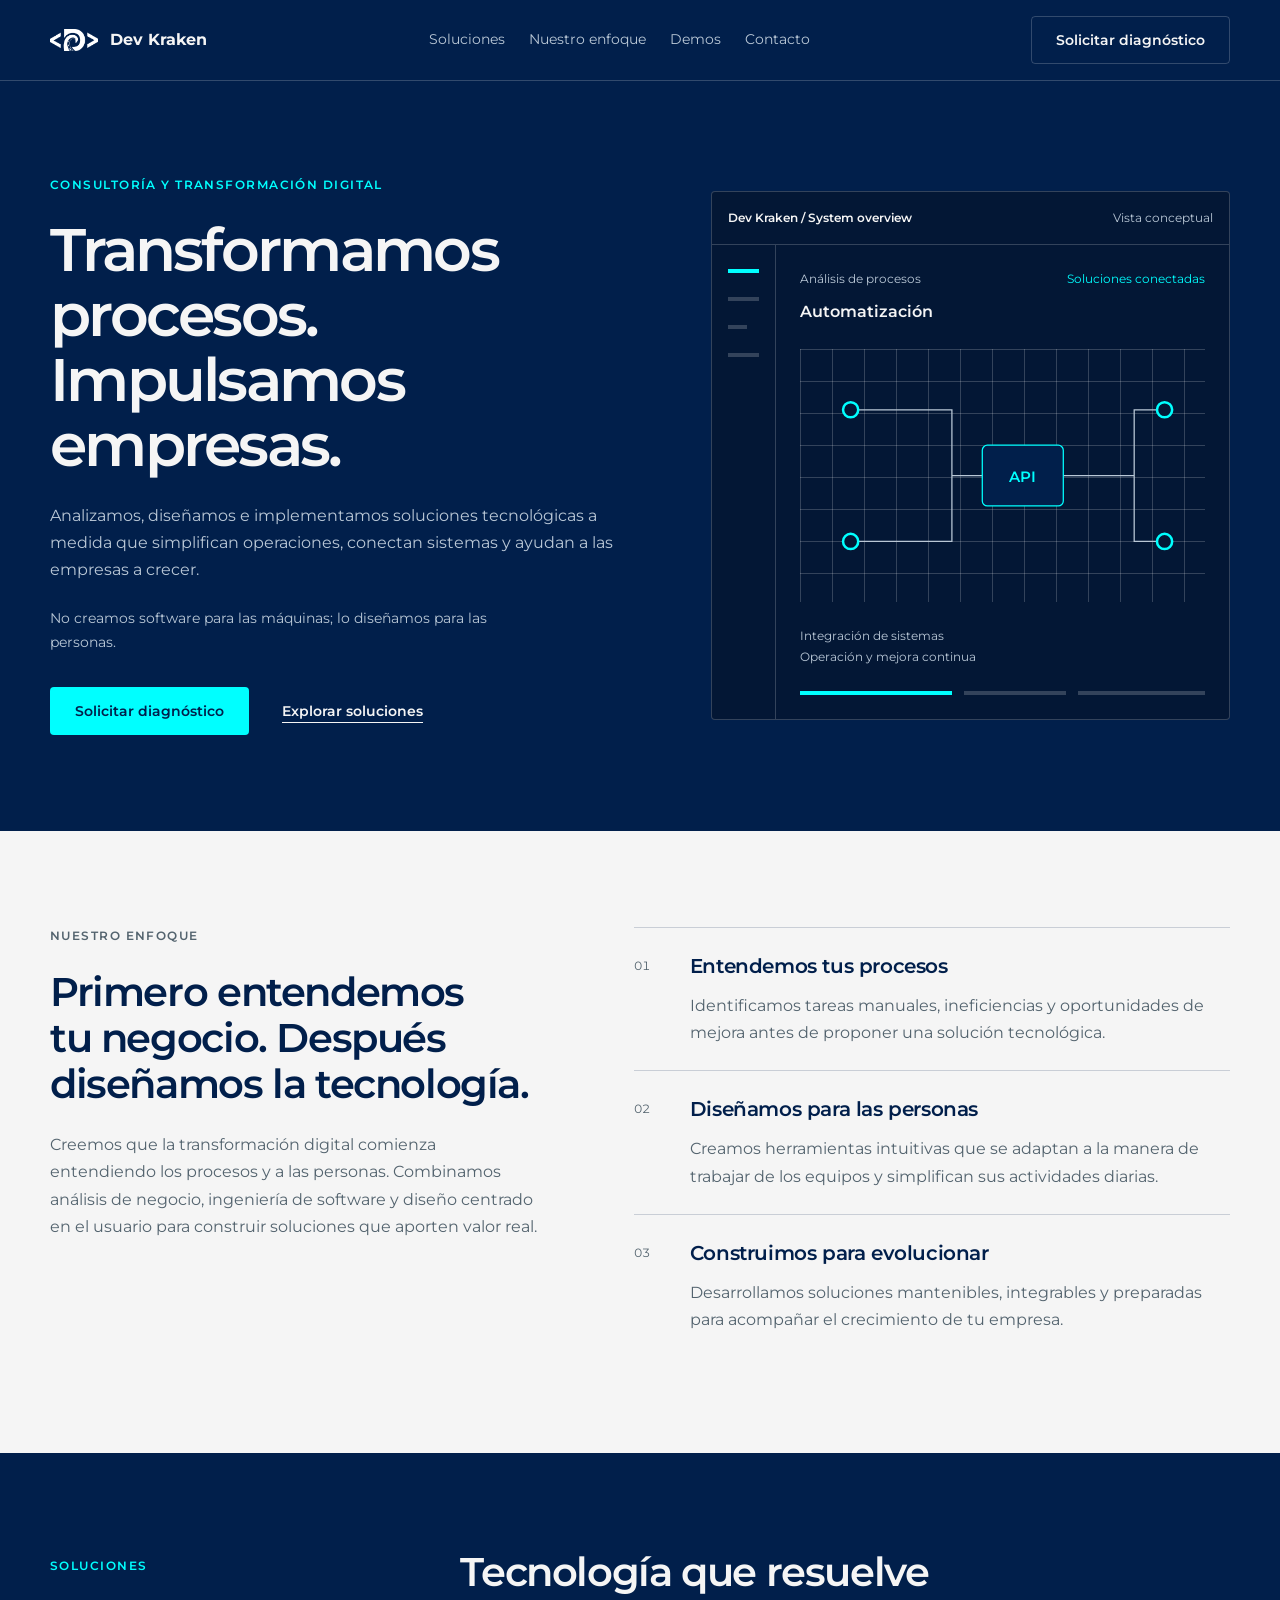
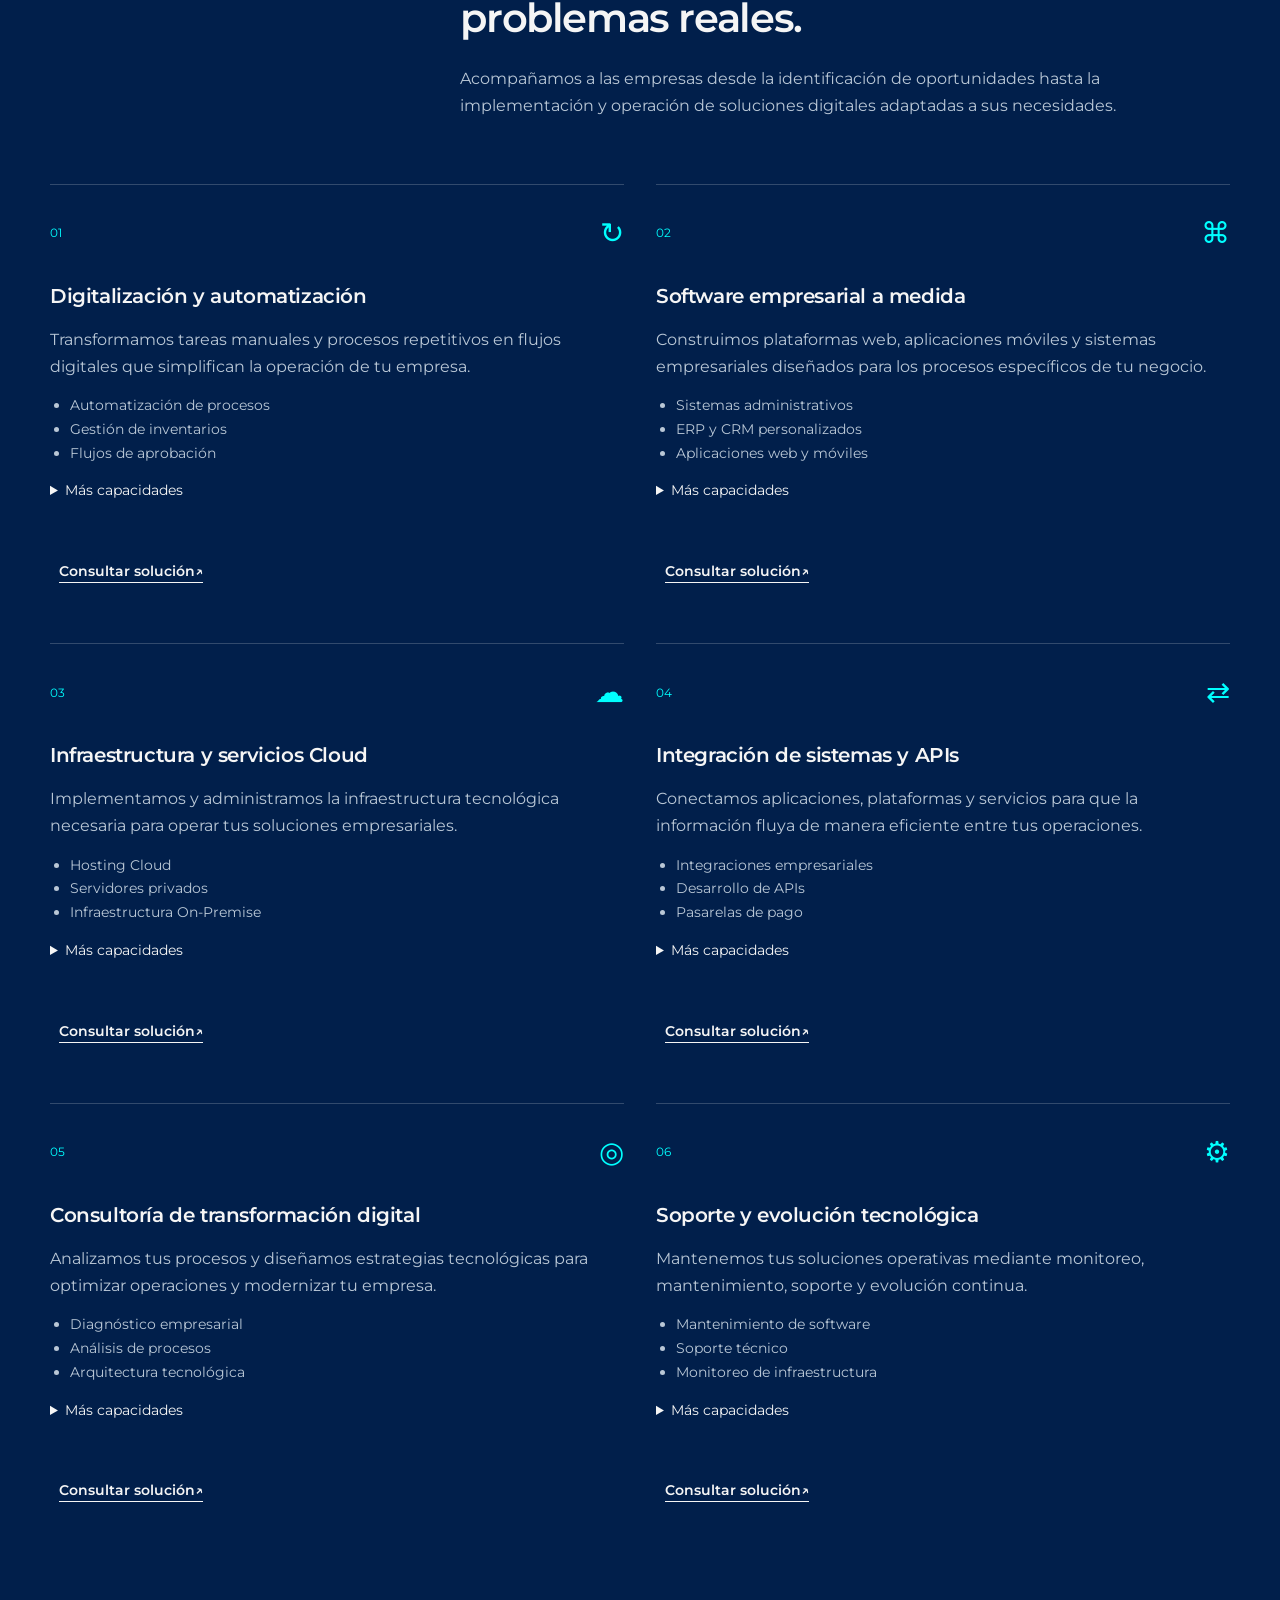
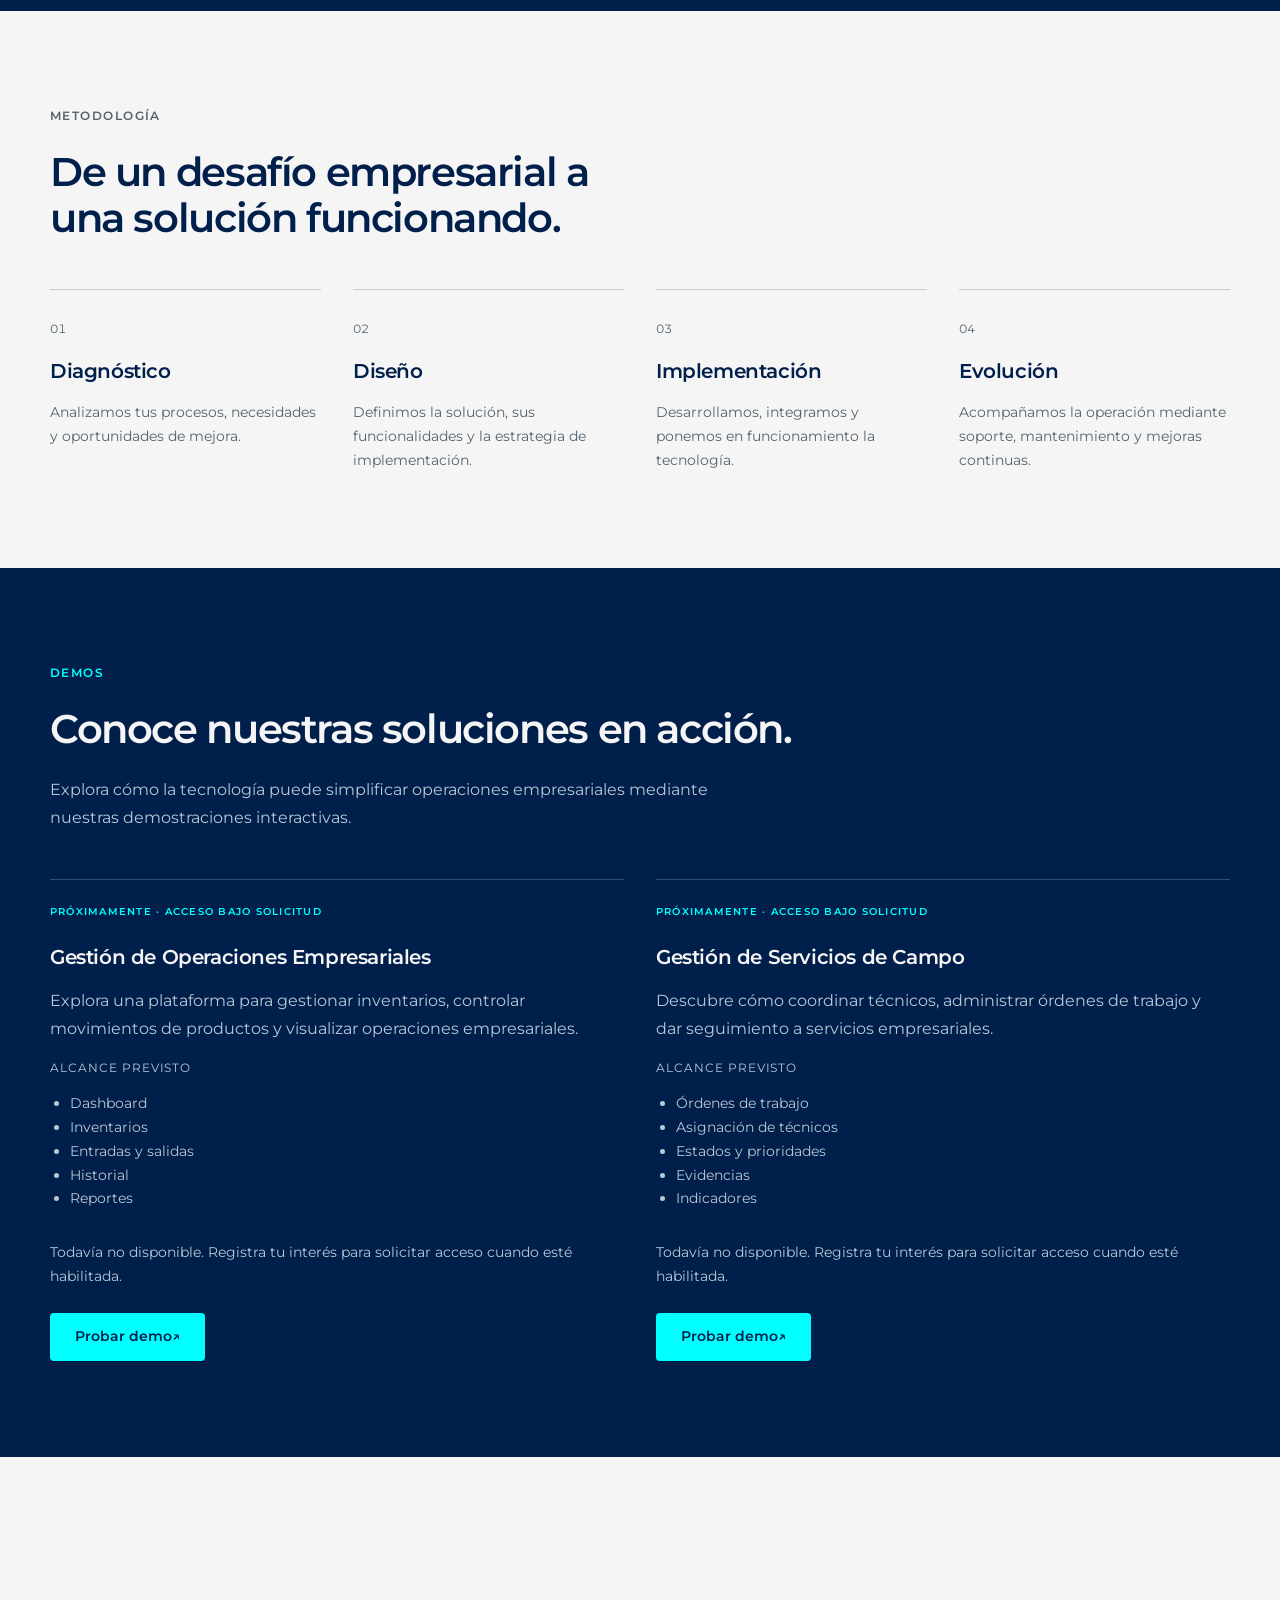
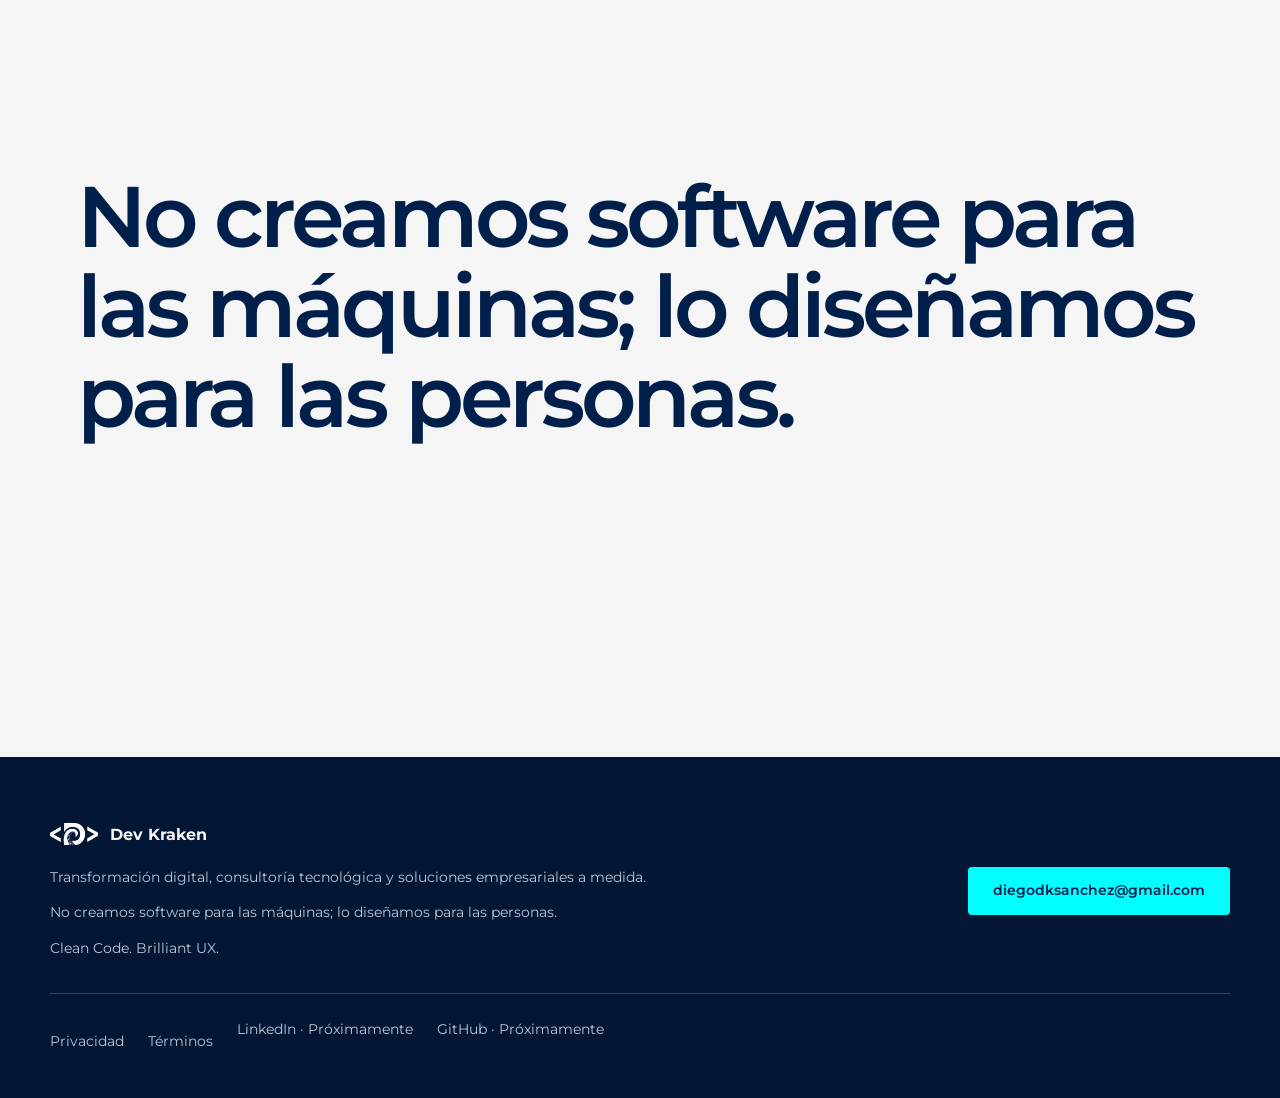
<file: index.html>
<!doctype html>
<html lang="es">
  <head>
    <meta charset="UTF-8" />
    <meta name="viewport" content="width=device-width, initial-scale=1.0" />
    <meta
      name="description"
      content="Consultoría tecnológica, automatización de procesos y desarrollo de software empresarial a medida. Transformamos desafíos de negocio en soluciones digitales."
    />
    <title>DEV KRAKEN | Transformación Digital y Software Empresarial</title>
    <link rel="canonical" href="https://devkraken.xyz/" />
    <meta property="og:type" content="website" />
    <meta property="og:locale" content="es_SV" />
    <meta property="og:title" content="DEV KRAKEN | Transformación Digital y Software Empresarial" />
    <meta property="og:description" content="Consultoría tecnológica, automatización de procesos y desarrollo de software empresarial a medida. Transformamos desafíos de negocio en soluciones digitales." />
    <meta property="og:url" content="https://devkraken.xyz/" />
    <meta property="og:image" content="https://devkraken.xyz/assets/devkraken-logo.png" />
    <meta name="twitter:card" content="summary" />
    <meta name="twitter:title" content="DEV KRAKEN | Transformación Digital y Software Empresarial" />
    <meta name="twitter:description" content="Consultoría tecnológica, automatización de procesos y desarrollo de software empresarial a medida. Transformamos desafíos de negocio en soluciones digitales." />
    <script type="application/ld+json">{"@context":"https://schema.org","@type":"Organization","name":"DEV KRAKEN","url":"https://devkraken.xyz/","logo":"https://devkraken.xyz/assets/devkraken-logo.png","email":"diegodksanchez@gmail.com"}</script>
    <link rel="preconnect" href="https://fonts.googleapis.com" />
    <link rel="preconnect" href="https://fonts.gstatic.com" crossorigin />
    <link
      href="https://fonts.googleapis.com/css2?family=Montserrat:wght@400;600;700&display=swap"
      rel="stylesheet"
    />
    <link rel="stylesheet" href="styles.css" />
  </head>
  <body>
    <a class="skip-link" href="#top">Saltar al contenido</a>
    <header class="site-header" data-header>
      <nav class="navbar" aria-label="Principal">
        <a class="brand" href="index.html#top" aria-label="Dev Kraken inicio">
          <span class="brand-mark"><img src="assets/devkraken-logo.png" alt="" /></span>
          <span>Dev Kraken</span>
        </a>
        <div class="nav-links" aria-label="Secciones">
          <a href="#servicios">Soluciones</a>
          <a href="#enfoque">Nuestro enfoque</a>
          <a href="#casos">Demos</a>
          <a href="#contacto" data-consultation-trigger data-source="contact">Contacto</a>
        </div>
        <a class="btn btn-primary nav-cta" href="#contacto" data-consultation-trigger data-service="consulting" data-source="hero">Solicitar diagnóstico</a>
      </nav>
    </header>

    <main id="top" tabindex="-1">
      <section class="hero section-dark">
        <div class="hero-grid">
          <div class="hero-copy">
            <p class="eyebrow">CONSULTORÍA Y TRANSFORMACIÓN DIGITAL</p>
            <h1>Transformamos procesos. Impulsamos empresas.</h1>
            <p class="hero-text">
              Analizamos, diseñamos e implementamos soluciones tecnológicas a medida que simplifican operaciones, conectan sistemas y ayudan a las empresas a crecer.
            </p>
            <p class="hero-slogan">No creamos software para las máquinas; lo diseñamos para las personas.</p>
            <div class="hero-actions" aria-label="Acciones principales">
              <a class="btn btn-primary" href="#contacto" data-consultation-trigger data-service="consulting" data-source="hero">Solicitar diagnóstico</a>
              <a class="btn btn-secondary" href="#servicios">Explorar soluciones</a>
            </div>
          </div>

          <div class="product-preview" role="img" aria-label="Vista conceptual: análisis de procesos, automatización, integración de sistemas, operación y mejora continua">
            <div class="preview-topbar">
              <span class="preview-title">Dev Kraken / System overview</span>
              <span class="preview-caption">Vista conceptual</span>
            </div>
            <div class="preview-body">
              <aside class="preview-sidebar">
                <div class="sidebar-item active"></div>
                <div class="sidebar-item"></div>
                <div class="sidebar-item short"></div>
                <div class="sidebar-item"></div>
              </aside>
              <div class="flow-panel">
                <div class="metric-row">
                  <div>
                    <span class="metric-label">Análisis de procesos</span>
                    <strong>Automatización</strong>
                  </div>
                  <span class="status-pill">Soluciones conectadas</span>
                </div>
                <div class="flow-map">
                  <svg viewBox="0 0 320 200" aria-hidden="true" focusable="false">
                    <path class="flow-line" d="M40 48H120V100H200M40 152H120V100M200 100H264V48H288M200 100H264V152H288" />
                    <g class="flow-node"><circle cx="40" cy="48" r="6" /><circle cx="40" cy="152" r="6" /><circle cx="288" cy="48" r="6" /><circle cx="288" cy="152" r="6" /></g>
                    <rect class="flow-core" x="144" y="76" width="64" height="48" rx="4" />
                    <text x="176" y="105" text-anchor="middle">API</text>
                  </svg>
                </div>
                <p class="flow-caption">Integración de sistemas<br />Operación y mejora continua</p>
                <div class="timeline">
                  <span></span>
                  <span></span>
                  <span></span>
                </div>
              </div>
            </div>
          </div>
        </div>
      </section>

      <section class="section-light philosophy" id="enfoque">
        <div class="philosophy-layout" data-reveal>
          <div class="section-heading">
            <p class="eyebrow dark">NUESTRO ENFOQUE</p>
            <h2>Primero entendemos tu negocio. Después diseñamos la tecnología.</h2>
            <p class="section-description">Creemos que la transformación digital comienza entendiendo los procesos y a las personas. Combinamos análisis de negocio, ingeniería de software y diseño centrado en el usuario para construir soluciones que aporten valor real.</p>
          </div>
          <div class="principles">
            <article class="principle">
              <span class="principle-number">01</span>
              <h3>Entendemos tus procesos</h3>
              <p>Identificamos tareas manuales, ineficiencias y oportunidades de mejora antes de proponer una solución tecnológica.</p>
            </article>
            <article class="principle">
              <span class="principle-number">02</span>
              <h3>Diseñamos para las personas</h3>
              <p>Creamos herramientas intuitivas que se adaptan a la manera de trabajar de los equipos y simplifican sus actividades diarias.</p>
            </article>
            <article class="principle">
              <span class="principle-number">03</span>
              <h3>Construimos para evolucionar</h3>
              <p>Desarrollamos soluciones mantenibles, integrables y preparadas para acompañar el crecimiento de tu empresa.</p>
            </article>
          </div>
        </div>
      </section>

      <section class="section-dark services" id="servicios">
        <div class="section-heading" data-reveal>
          <p class="eyebrow">SOLUCIONES</p>
          <div><h2>Tecnología que resuelve problemas reales.</h2>
          <p class="section-description">Acompañamos a las empresas desde la identificación de oportunidades hasta la implementación y operación de soluciones digitales adaptadas a sus necesidades.</p></div>
        </div>
        <div class="service-list solution-grid" data-services data-reveal></div>
        <noscript><p class="content-shell">Ofrecemos digitalización y automatización, software empresarial a medida, infraestructura Cloud, integración de sistemas, consultoría y soporte. <a href="mailto:diegodksanchez@gmail.com">Consulta una solución por correo.</a></p></noscript>
      </section>
      <section class="methodology section-light">
        <div class="content-shell" data-reveal>
          <p class="eyebrow dark">METODOLOGÍA</p>
          <h2>De un desafío empresarial a una solución funcionando.</h2>
          <div class="methodology-grid">
<article class="methodology-phase"><span class="principle-number">01</span><h3>Diagnóstico</h3><p>Analizamos tus procesos, necesidades y oportunidades de mejora.</p></article>
<article class="methodology-phase"><span class="principle-number">02</span><h3>Diseño</h3><p>Definimos la solución, sus funcionalidades y la estrategia de implementación.</p></article>
<article class="methodology-phase"><span class="principle-number">03</span><h3>Implementación</h3><p>Desarrollamos, integramos y ponemos en funcionamiento la tecnología.</p></article>
<article class="methodology-phase"><span class="principle-number">04</span><h3>Evolución</h3><p>Acompañamos la operación mediante soporte, mantenimiento y mejoras continuas.</p></article>
          </div>
        </div>
      </section>
      <section class="demos section-dark" id="casos">
        <div class="content-shell" data-reveal>
          <p class="eyebrow">DEMOS</p>
          <h2>Conoce nuestras soluciones en acción.</h2>
          <p class="section-description">Explora cómo la tecnología puede simplificar operaciones empresariales mediante nuestras demostraciones interactivas.</p>
          <div class="demo-grid" data-demos></div>
          <noscript><p>Demostraciones de gestión de operaciones empresariales y servicios de campo: todavía no disponibles. Solicita información por correo.</p></noscript>
        </div>
      </section>

      <section class="manifesto section-light">
        <p data-manifesto>No creamos software para las máquinas; lo diseñamos para las personas.</p>
      </section>
    </main>

    <footer class="footer section-dark" id="contacto">
      <div class="footer-grid">
        <div>
          <a class="brand" href="#top" aria-label="Dev Kraken inicio">
            <span class="brand-mark"><img src="assets/devkraken-logo.png" alt="" /></span>
            <span>Dev Kraken</span>
          </a>
          <p>Transformación digital, consultoría tecnológica y soluciones empresariales a medida.</p>
          <p>No creamos software para las máquinas; lo diseñamos para las personas.</p>
          <p>Clean Code. Brilliant UX.</p>
        </div>
        <a class="btn btn-primary" href="mailto:diegodksanchez@gmail.com">diegodksanchez@gmail.com</a>
        <div class="footer-links">
          <a href="privacy.html">Privacidad</a>
          <a href="privacy.html#web-terms">Términos</a>
          <span class="unavailable-link" title="Perfil pendiente de configurar">LinkedIn · Próximamente</span>
          <span class="unavailable-link" title="Perfil pendiente de configurar">GitHub · Próximamente</span>
        </div>
      </div>
    </footer>

    <div class="consultation-modal" data-consultation-modal hidden>
      <div class="consultation-backdrop" data-consultation-close></div>
      <section class="consultation-panel" role="dialog" aria-modal="true" aria-labelledby="consultation-title" aria-describedby="consultation-subtitle">
        <button class="consultation-close" type="button" aria-label="Cerrar formulario" data-consultation-close>×</button>
        <div class="consultation-header">
          <div class="consultation-progress" aria-label="Progreso del formulario">
            <span class="progress-label" data-progress-label>1 de 3</span>
            <span class="progress-track"><span data-progress-bar></span></span>
          </div>
          <p class="eyebrow dark" data-step-kicker>Tu desafío empresarial</p>
          <h2 id="consultation-title" data-step-title>¿Qué desafío quieres resolver?</h2>
          <p id="consultation-subtitle" data-step-subtitle>Cuéntanos qué necesita mejorar tu empresa para ayudarte a encontrar la solución adecuada.</p>
        </div>

        <form class="consultation-form" data-consultation-form novalidate>
          <div class="consultation-step" data-step="1">
            <div class="option-list" data-service-options role="group" aria-label="Necesidad principal"></div>
            <button class="btn btn-primary consultation-submit" type="button" data-next>Continuar</button>
          </div>
          <div class="consultation-step" data-step="2" hidden>
            <div class="contact-fields">
              <label>Nombre completo *<input name="fullName" autocomplete="name" required maxlength="120" /></label>
              <label>Correo electrónico *<input type="email" name="email" autocomplete="email" required maxlength="254" /></label>
              <label class="field-wide">Nombre de la empresa *<input name="company" autocomplete="organization" required maxlength="160" /></label>
              <label>Teléfono o WhatsApp (opcional)<input type="tel" name="phone" autocomplete="tel" maxlength="40" /></label>
              <label>Sector empresarial (opcional)<select name="industry"><option value="">Selecciona un sector</option><option>Comercio</option><option>Logística y distribución</option><option>Salud</option><option>Servicios profesionales</option><option>Manufactura</option><option>Educación</option><option>Otro</option></select></label>
              <label>Tamaño de empresa (opcional)<select name="companySize"><option value="">Selecciona un tamaño</option><option>1 a 10 empleados</option><option>11 a 50</option><option>51 a 200</option><option>Más de 200</option></select></label>
              <label>Servicio de interés<select name="serviceId" data-service-select></select></label>
              <label class="field-wide">Descripción del problema o necesidad (opcional)<textarea name="description" rows="4" maxlength="3000"></textarea></label>
            </div>
            <p class="reassurance">* Campos obligatorios. Consulta nuestra <a href="privacy.html#web" target="_blank" rel="noopener">política de privacidad</a>.</p>
            <button class="btn btn-primary consultation-submit" type="button" data-next>Revisar solicitud</button>
            <button type="button" class="step-back" data-consultation-back>← Volver</button>
          </div>
          <div class="consultation-step" data-step="3" hidden>
            <dl class="request-summary" data-summary></dl>
            <label class="demo-interest"><input type="checkbox" name="demoRequested" /> Me gustaría acceder a una demostración.</label>
            <label class="demo-choice" data-demo-choice hidden>Demostración<select name="demoId"><option value="">Selecciona una demostración</option></select></label>
            <p class="reassurance" data-demo-notice hidden>Las demostraciones todavía no están disponibles. Puedes registrar tu interés; el acceso quedará pendiente de habilitación.</p>
            <p class="integration-notice" data-integration-notice hidden>El envío en línea todavía no está configurado. Puedes preparar tu solicitud por correo; tendrás que enviarla desde tu aplicación de correo.</p>
            <button class="btn btn-primary consultation-submit" type="submit"><span data-submit-label>Enviar solicitud</span><span data-submit-loading hidden>Enviando solicitud...</span></button>
            <a class="email-fallback" data-email-fallback hidden>Preparar solicitud por correo</a>
            <p class="reassurance">Revisaremos tu solicitud y te contactaremos para conocer mejor las necesidades de tu empresa.</p>
            <button type="button" class="step-back" data-consultation-back>← Volver</button>
          </div>
          <p class="form-error" role="alert" data-form-error hidden></p>
          <div class="consultation-confirmation" data-confirmation hidden tabindex="-1">
            <p class="confirmation-mark" aria-hidden="true">✓</p>
            <h3>¡Gracias por contactar a DEV KRAKEN!</h3>
            <p>Hemos recibido tu solicitud. Nuestro equipo revisará la información y se pondrá en contacto contigo.</p>
            <p data-access-status hidden>Acceso pendiente. Te contactaremos cuando la demostración esté disponible.</p>
            <button class="btn btn-primary" type="button" data-consultation-close>Cerrar</button>
          </div>
        </form>
      </section>
    </div>

    <script src="catalog.js"></script>
    <script src="contact-api.js"></script>
    <script src="script.js"></script>
  </body>
</html>
</file>
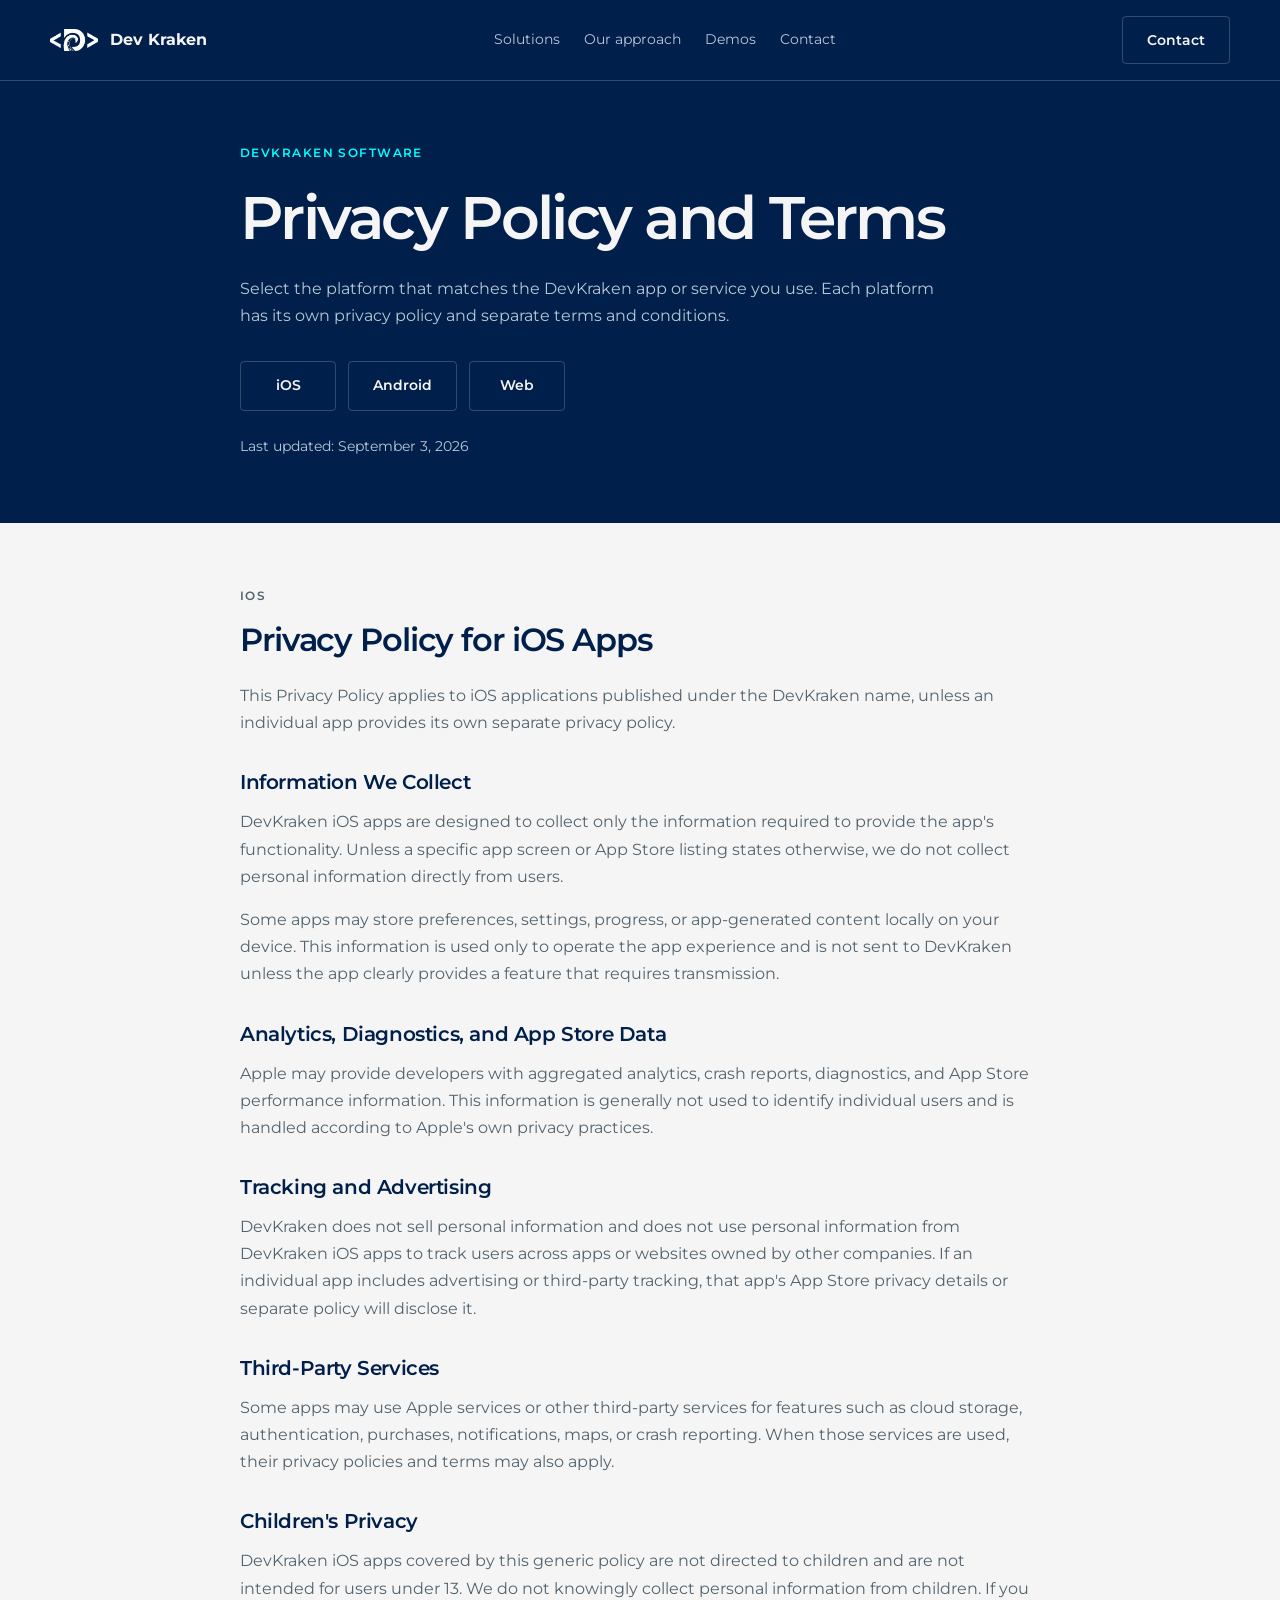
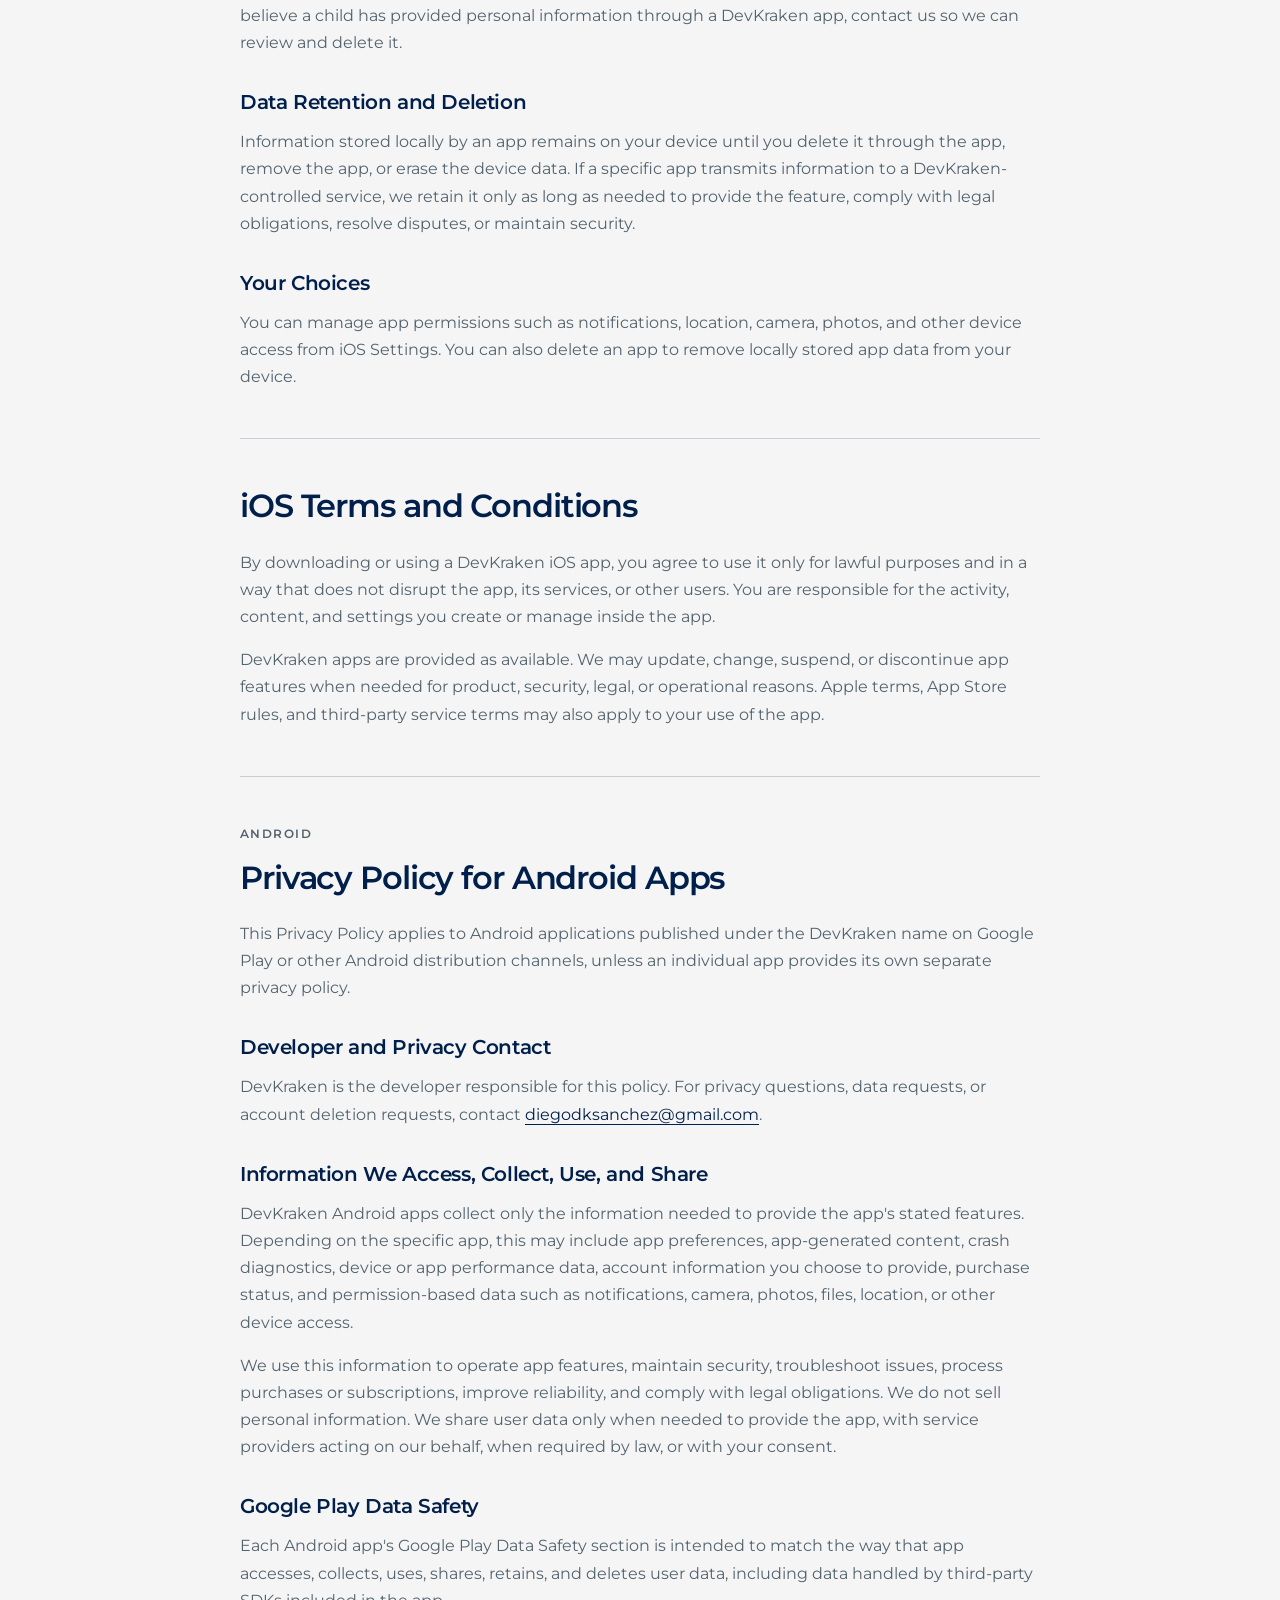
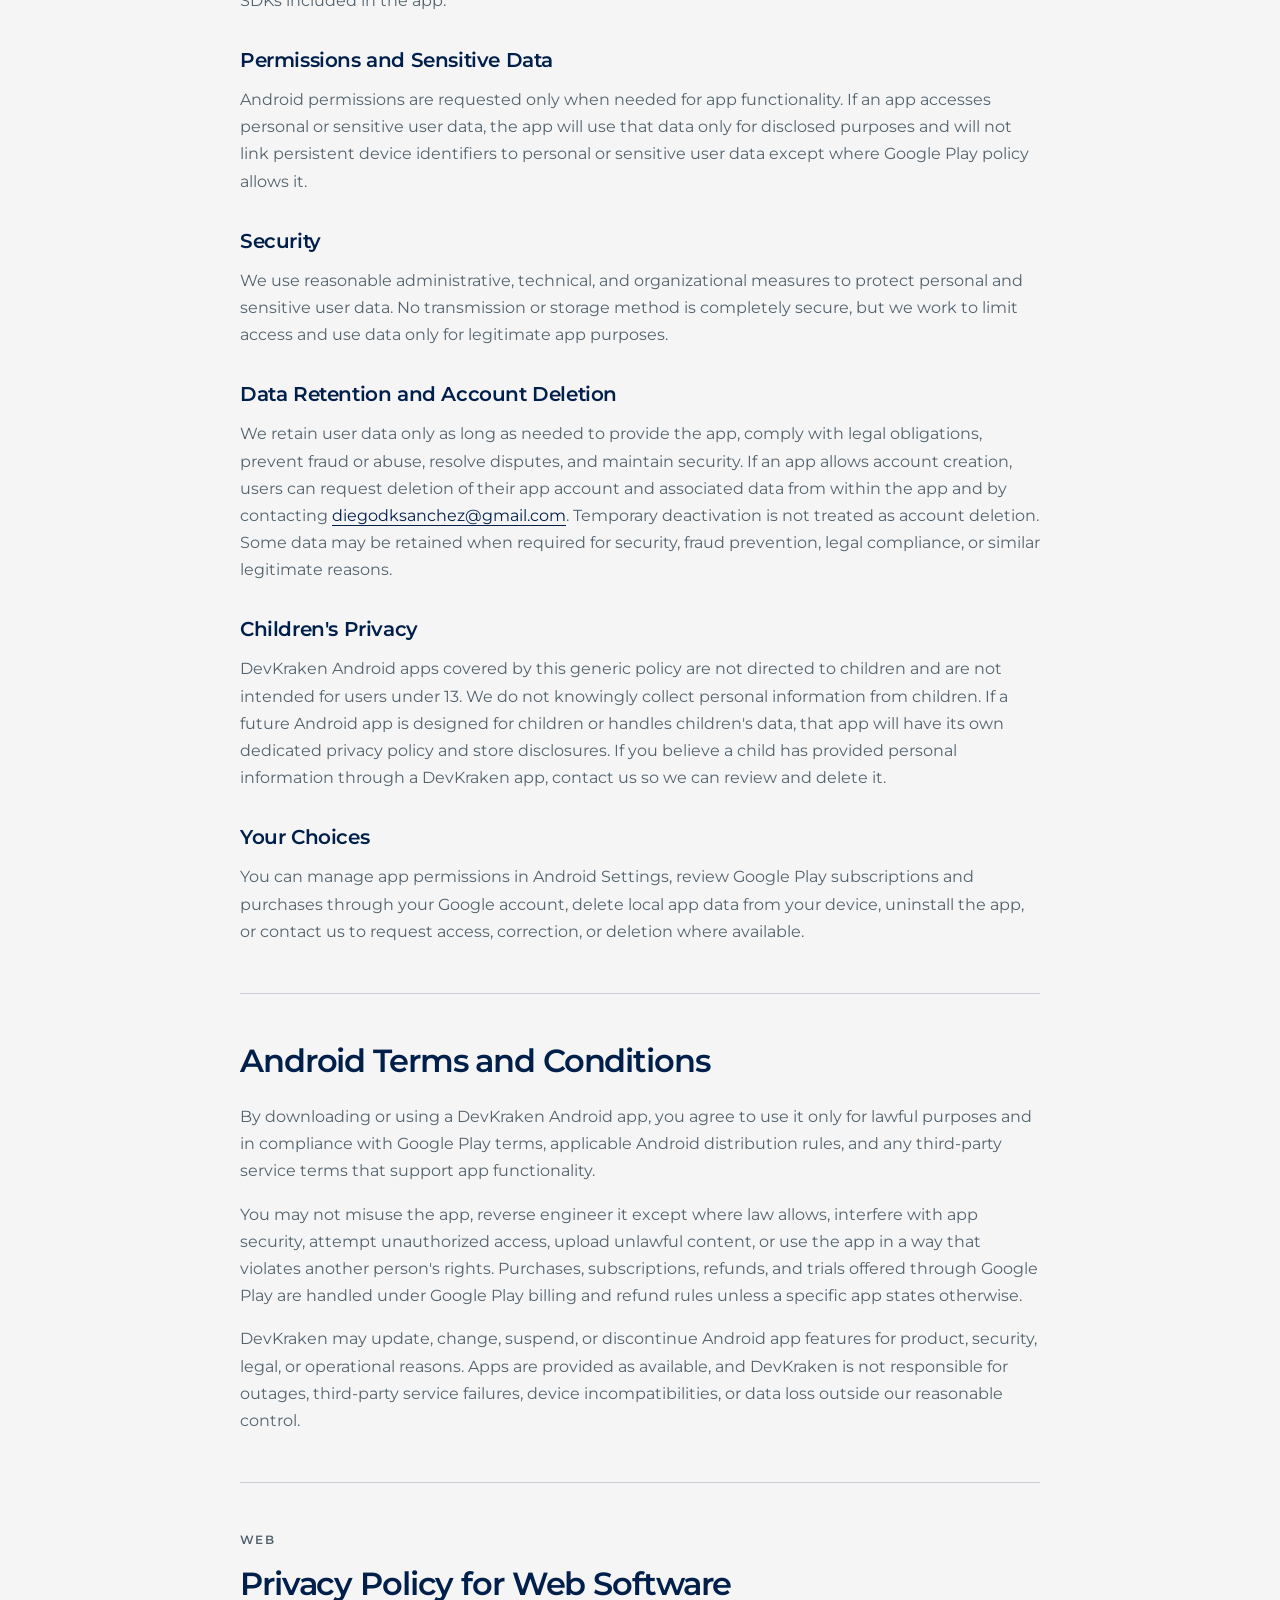
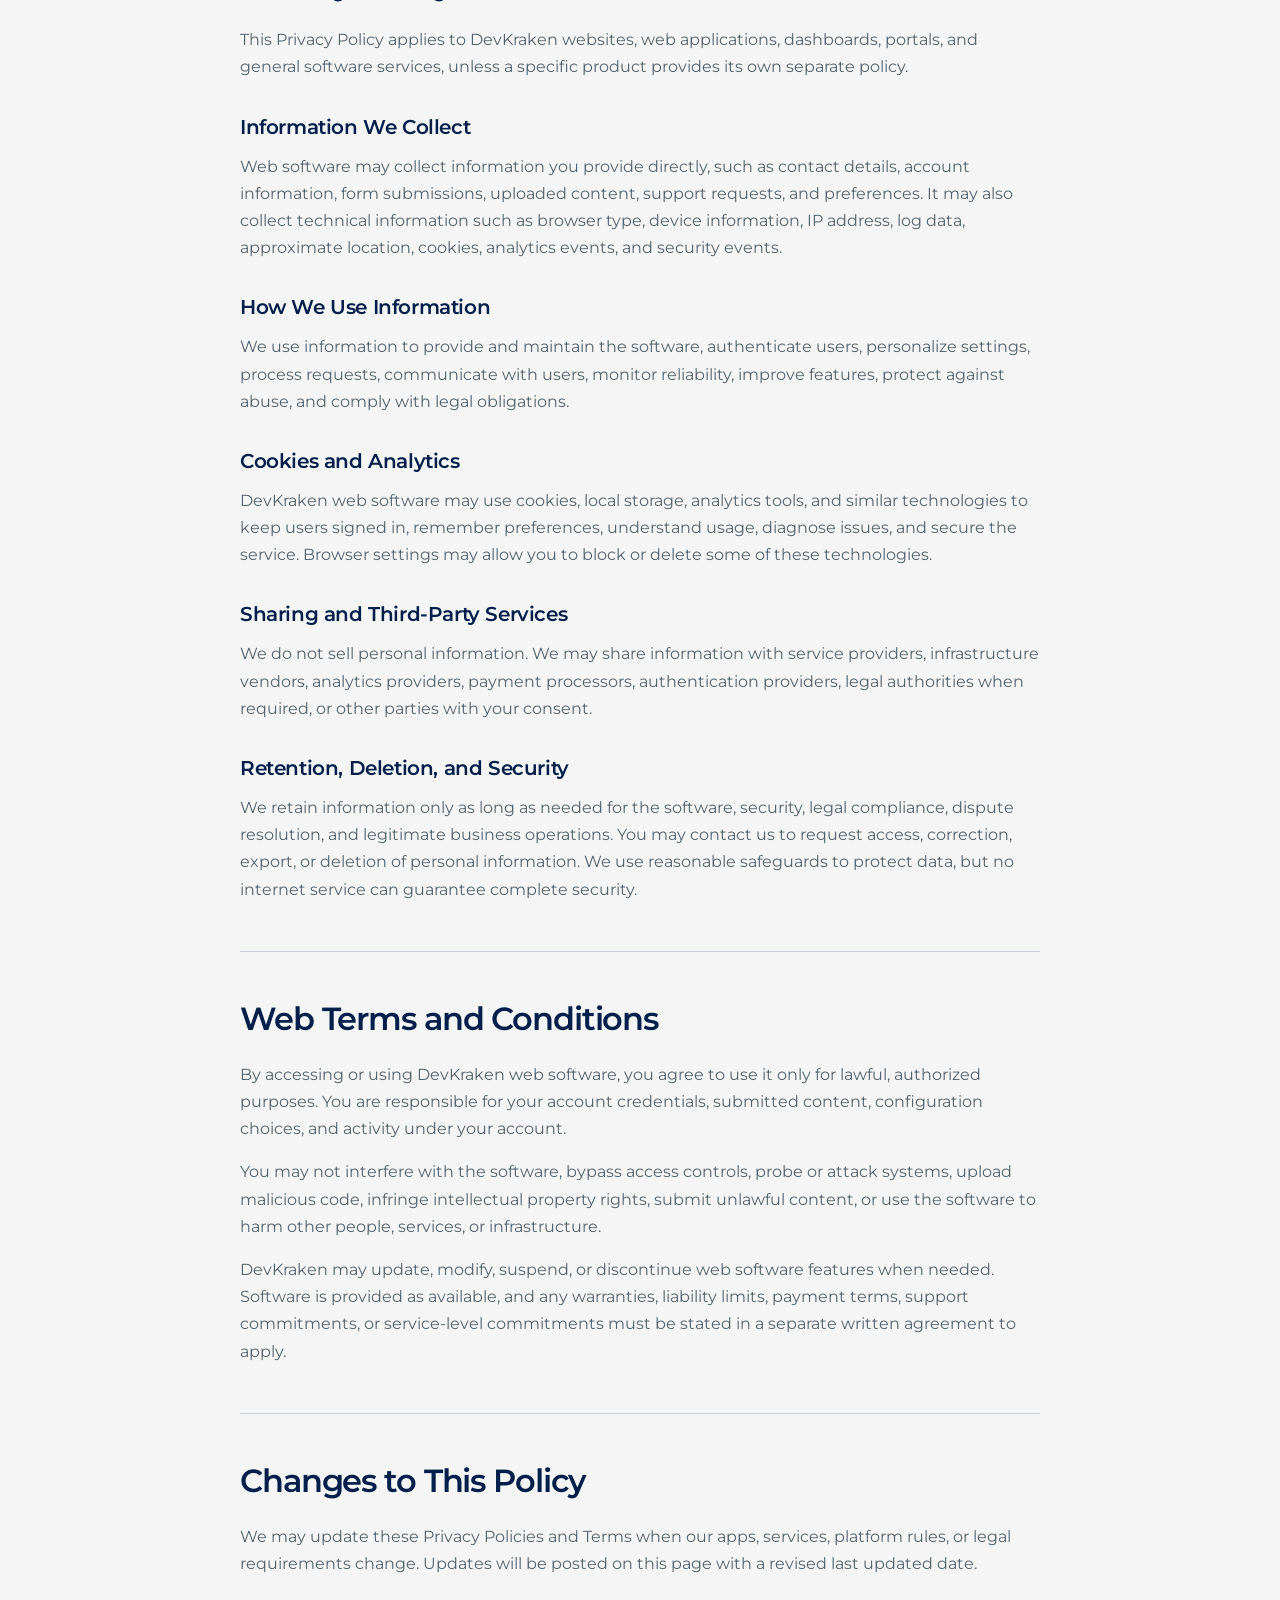
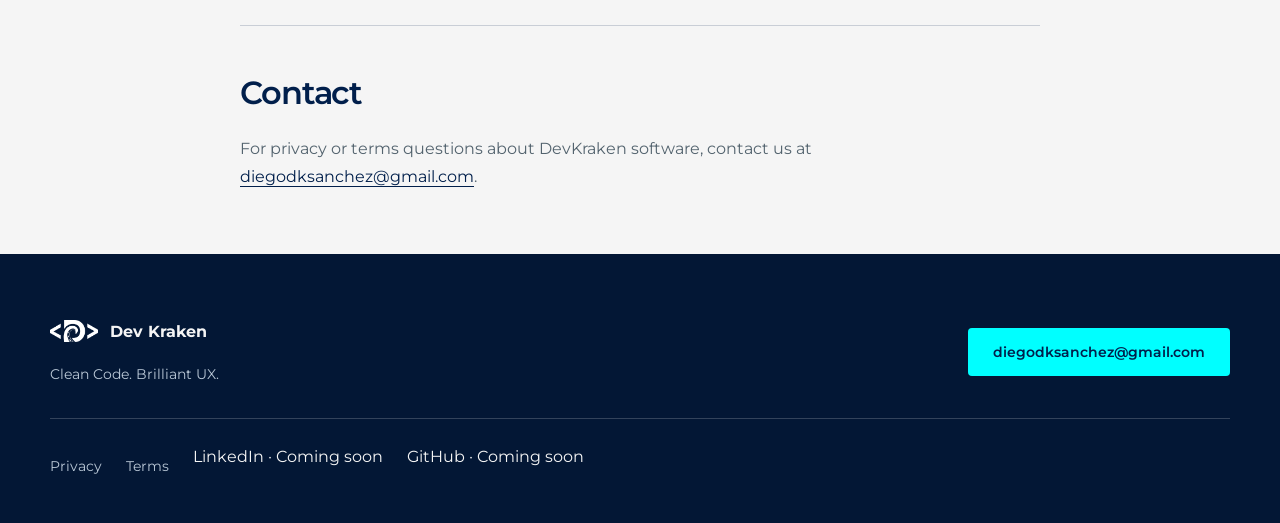
<file: privacy.html>
<!doctype html>
<html lang="en">
  <head>
    <meta charset="UTF-8" />
    <meta name="viewport" content="width=device-width, initial-scale=1.0" />
    <meta
      name="description"
      content="Privacy Policy and Terms for DevKraken iOS, Android, and web software."
    />
    <title>Privacy Policy and Terms | DevKraken Software</title>
    <link rel="preconnect" href="https://fonts.googleapis.com" />
    <link rel="preconnect" href="https://fonts.gstatic.com" crossorigin />
    <link
      href="https://fonts.googleapis.com/css2?family=Montserrat:wght@400;600;700&display=swap"
      rel="stylesheet"
    />
    <link rel="stylesheet" href="styles.css" />
  </head>
  <body>
    <a class="skip-link" href="#top">Skip to content</a>
    <header class="site-header" data-header>
      <nav class="navbar" aria-label="Main">
        <a class="brand" href="index.html#top" aria-label="DevKraken home">
          <span class="brand-mark"><img src="assets/devkraken-logo.png" alt="" /></span>
          <span>Dev Kraken</span>
        </a>
        <div class="nav-links" aria-label="Sections">
          <a href="index.html#servicios">Solutions</a>
          <a href="index.html#enfoque">Our approach</a>
          <a href="index.html#casos">Demos</a>
          <a href="index.html#contacto">Contact</a>
        </div>
        <a class="btn btn-primary nav-cta" href="mailto:diegodksanchez@gmail.com">Contact</a>
      </nav>
    </header>

    <main id="top" tabindex="-1">
      <section class="privacy-hero section-dark">
        <div class="privacy-shell">
          <p class="eyebrow">DevKraken Software</p>
          <h1>Privacy Policy and Terms</h1>
          <p class="hero-text">
            Select the platform that matches the DevKraken app or service you use. Each platform has
            its own privacy policy and separate terms and conditions.
          </p>
          <div class="privacy-platform-nav" aria-label="Privacy policy platforms">
            <a href="#ios">iOS</a>
            <a href="#android">Android</a>
            <a href="#web">Web</a>
          </div>
          <p class="privacy-updated">Last updated: September 3, 2026</p>
        </div>
      </section>

      <section class="privacy-content section-light" aria-label="Privacy policy details">
        <div class="privacy-shell">
          <article class="policy-block platform-policy" id="ios">
            <p class="eyebrow dark">iOS</p>
            <h2>Privacy Policy for iOS Apps</h2>
            <p>
              This Privacy Policy applies to iOS applications published under the DevKraken name,
              unless an individual app provides its own separate privacy policy.
            </p>
            <h3>Information We Collect</h3>
            <p>
              DevKraken iOS apps are designed to collect only the information required to provide the
              app's functionality. Unless a specific app screen or App Store listing states otherwise,
              we do not collect personal information directly from users.
            </p>
            <p>
              Some apps may store preferences, settings, progress, or app-generated content locally on
              your device. This information is used only to operate the app experience and is not sent
              to DevKraken unless the app clearly provides a feature that requires transmission.
            </p>
            <h3>Analytics, Diagnostics, and App Store Data</h3>
            <p>
              Apple may provide developers with aggregated analytics, crash reports, diagnostics, and
              App Store performance information. This information is generally not used to identify
              individual users and is handled according to Apple's own privacy practices.
            </p>
            <h3>Tracking and Advertising</h3>
            <p>
              DevKraken does not sell personal information and does not use personal information from
              DevKraken iOS apps to track users across apps or websites owned by other companies. If an
              individual app includes advertising or third-party tracking, that app's App Store privacy
              details or separate policy will disclose it.
            </p>
            <h3>Third-Party Services</h3>
            <p>
              Some apps may use Apple services or other third-party services for features such as cloud
              storage, authentication, purchases, notifications, maps, or crash reporting. When those
              services are used, their privacy policies and terms may also apply.
            </p>
            <h3>Children's Privacy</h3>
            <p>
              DevKraken iOS apps covered by this generic policy are not directed to children and are
              not intended for users under 13. We do not knowingly collect personal information from
              children. If you believe a child has provided personal information through a DevKraken
              app, contact us so we can review and delete it.
            </p>
            <h3>Data Retention and Deletion</h3>
            <p>
              Information stored locally by an app remains on your device until you delete it through
              the app, remove the app, or erase the device data. If a specific app transmits information
              to a DevKraken-controlled service, we retain it only as long as needed to provide the
              feature, comply with legal obligations, resolve disputes, or maintain security.
            </p>
            <h3>Your Choices</h3>
            <p>
              You can manage app permissions such as notifications, location, camera, photos, and other
              device access from iOS Settings. You can also delete an app to remove locally stored app
              data from your device.
            </p>
          </article>

          <article class="policy-block terms-block" id="ios-terms">
            <h2>iOS Terms and Conditions</h2>
            <p>
              By downloading or using a DevKraken iOS app, you agree to use it only for lawful purposes
              and in a way that does not disrupt the app, its services, or other users. You are
              responsible for the activity, content, and settings you create or manage inside the app.
            </p>
            <p>
              DevKraken apps are provided as available. We may update, change, suspend, or discontinue
              app features when needed for product, security, legal, or operational reasons. Apple
              terms, App Store rules, and third-party service terms may also apply to your use of the
              app.
            </p>
          </article>

          <article class="policy-block platform-policy" id="android">
            <p class="eyebrow dark">Android</p>
            <h2>Privacy Policy for Android Apps</h2>
            <p>
              This Privacy Policy applies to Android applications published under the DevKraken name on
              Google Play or other Android distribution channels, unless an individual app provides its
              own separate privacy policy.
            </p>
            <h3>Developer and Privacy Contact</h3>
            <p>
              DevKraken is the developer responsible for this policy. For privacy questions, data
              requests, or account deletion requests, contact
              <a href="mailto:diegodksanchez@gmail.com">diegodksanchez@gmail.com</a>.
            </p>
            <h3>Information We Access, Collect, Use, and Share</h3>
            <p>
              DevKraken Android apps collect only the information needed to provide the app's stated
              features. Depending on the specific app, this may include app preferences, app-generated
              content, crash diagnostics, device or app performance data, account information you choose
              to provide, purchase status, and permission-based data such as notifications, camera,
              photos, files, location, or other device access.
            </p>
            <p>
              We use this information to operate app features, maintain security, troubleshoot issues,
              process purchases or subscriptions, improve reliability, and comply with legal
              obligations. We do not sell personal information. We share user data only when needed to
              provide the app, with service providers acting on our behalf, when required by law, or
              with your consent.
            </p>
            <h3>Google Play Data Safety</h3>
            <p>
              Each Android app's Google Play Data Safety section is intended to match the way that app
              accesses, collects, uses, shares, retains, and deletes user data, including data handled
              by third-party SDKs included in the app.
            </p>
            <h3>Permissions and Sensitive Data</h3>
            <p>
              Android permissions are requested only when needed for app functionality. If an app
              accesses personal or sensitive user data, the app will use that data only for disclosed
              purposes and will not link persistent device identifiers to personal or sensitive user
              data except where Google Play policy allows it.
            </p>
            <h3>Security</h3>
            <p>
              We use reasonable administrative, technical, and organizational measures to protect
              personal and sensitive user data. No transmission or storage method is completely secure,
              but we work to limit access and use data only for legitimate app purposes.
            </p>
            <h3>Data Retention and Account Deletion</h3>
            <p>
              We retain user data only as long as needed to provide the app, comply with legal
              obligations, prevent fraud or abuse, resolve disputes, and maintain security. If an app
              allows account creation, users can request deletion of their app account and associated
              data from within the app and by contacting
              <a href="mailto:diegodksanchez@gmail.com">diegodksanchez@gmail.com</a>. Temporary
              deactivation is not treated as account deletion. Some data may be retained when required
              for security, fraud prevention, legal compliance, or similar legitimate reasons.
            </p>
            <h3>Children's Privacy</h3>
            <p>
              DevKraken Android apps covered by this generic policy are not directed to children and
              are not intended for users under 13. We do not knowingly collect personal information
              from children. If a future Android app is designed for children or handles children's
              data, that app will have its own dedicated privacy policy and store disclosures. If you
              believe a child has provided personal information through a DevKraken app, contact us so
              we can review and delete it.
            </p>
            <h3>Your Choices</h3>
            <p>
              You can manage app permissions in Android Settings, review Google Play subscriptions and
              purchases through your Google account, delete local app data from your device, uninstall
              the app, or contact us to request access, correction, or deletion where available.
            </p>
          </article>

          <article class="policy-block terms-block" id="android-terms">
            <h2>Android Terms and Conditions</h2>
            <p>
              By downloading or using a DevKraken Android app, you agree to use it only for lawful
              purposes and in compliance with Google Play terms, applicable Android distribution rules,
              and any third-party service terms that support app functionality.
            </p>
            <p>
              You may not misuse the app, reverse engineer it except where law allows, interfere with
              app security, attempt unauthorized access, upload unlawful content, or use the app in a
              way that violates another person's rights. Purchases, subscriptions, refunds, and trials
              offered through Google Play are handled under Google Play billing and refund rules unless
              a specific app states otherwise.
            </p>
            <p>
              DevKraken may update, change, suspend, or discontinue Android app features for product,
              security, legal, or operational reasons. Apps are provided as available, and DevKraken is
              not responsible for outages, third-party service failures, device incompatibilities, or
              data loss outside our reasonable control.
            </p>
          </article>

          <article class="policy-block platform-policy" id="web">
            <p class="eyebrow dark">Web</p>
            <h2>Privacy Policy for Web Software</h2>
            <p>
              This Privacy Policy applies to DevKraken websites, web applications, dashboards, portals,
              and general software services, unless a specific product provides its own separate policy.
            </p>
            <h3>Information We Collect</h3>
            <p>
              Web software may collect information you provide directly, such as contact details,
              account information, form submissions, uploaded content, support requests, and preferences.
              It may also collect technical information such as browser type, device information, IP
              address, log data, approximate location, cookies, analytics events, and security events.
            </p>
            <h3>How We Use Information</h3>
            <p>
              We use information to provide and maintain the software, authenticate users, personalize
              settings, process requests, communicate with users, monitor reliability, improve features,
              protect against abuse, and comply with legal obligations.
            </p>
            <h3>Cookies and Analytics</h3>
            <p>
              DevKraken web software may use cookies, local storage, analytics tools, and similar
              technologies to keep users signed in, remember preferences, understand usage, diagnose
              issues, and secure the service. Browser settings may allow you to block or delete some of
              these technologies.
            </p>
            <h3>Sharing and Third-Party Services</h3>
            <p>
              We do not sell personal information. We may share information with service providers,
              infrastructure vendors, analytics providers, payment processors, authentication providers,
              legal authorities when required, or other parties with your consent.
            </p>
            <h3>Retention, Deletion, and Security</h3>
            <p>
              We retain information only as long as needed for the software, security, legal compliance,
              dispute resolution, and legitimate business operations. You may contact us to request
              access, correction, export, or deletion of personal information. We use reasonable
              safeguards to protect data, but no internet service can guarantee complete security.
            </p>
          </article>

          <article class="policy-block terms-block" id="web-terms">
            <h2>Web Terms and Conditions</h2>
            <p>
              By accessing or using DevKraken web software, you agree to use it only for lawful,
              authorized purposes. You are responsible for your account credentials, submitted content,
              configuration choices, and activity under your account.
            </p>
            <p>
              You may not interfere with the software, bypass access controls, probe or attack systems,
              upload malicious code, infringe intellectual property rights, submit unlawful content, or
              use the software to harm other people, services, or infrastructure.
            </p>
            <p>
              DevKraken may update, modify, suspend, or discontinue web software features when needed.
              Software is provided as available, and any warranties, liability limits, payment terms,
              support commitments, or service-level commitments must be stated in a separate written
              agreement to apply.
            </p>
          </article>

          <article class="policy-block">
            <h2>Changes to This Policy</h2>
            <p>
              We may update these Privacy Policies and Terms when our apps, services, platform rules,
              or legal requirements change. Updates will be posted on this page with a revised last
              updated date.
            </p>
          </article>

          <article class="policy-block">
            <h2>Contact</h2>
            <p>
              For privacy or terms questions about DevKraken software, contact us at
              <a href="mailto:diegodksanchez@gmail.com">diegodksanchez@gmail.com</a>.
            </p>
          </article>
        </div>
      </section>
    </main>

    <footer class="footer section-dark" id="contacto">
      <div class="footer-grid">
        <div>
          <a class="brand" href="index.html#top" aria-label="DevKraken home">
            <span class="brand-mark"><img src="assets/devkraken-logo.png" alt="" /></span>
            <span>Dev Kraken</span>
          </a>
          <p>Clean Code. Brilliant UX.</p>
        </div>
        <a class="btn btn-primary" href="mailto:diegodksanchez@gmail.com">diegodksanchez@gmail.com</a>
        <div class="footer-links">
          <a href="privacy.html">Privacy</a>
          <a href="privacy.html#web-terms">Terms</a>
          <span>LinkedIn · Coming soon</span>
          <span>GitHub · Coming soon</span>
        </div>
      </div>
    </footer>

    <script src="script.js"></script>
  </body>
</html>
</file>
<file: styles.css>
:root {
  --deep-navy: #011f4b;
  --deep-navy-2: #031735;
  --cyan: #00ffff;
  --off-white: #f5f5f5;
  --slate: #53636e;
  --slate-soft: rgba(1, 31, 75, 0.18);
  --white-muted: #b9c7d6;
  --line-dark: rgba(245, 245, 245, 0.2);
  --space-1: 4px;
  --space-2: 8px;
  --space-3: 12px;
  --space-4: 16px;
  --space-6: 24px;
  --space-8: 32px;
  --space-12: 48px;
  --space-16: 64px;
  --space-24: 96px;
  --page-width: 1180px;
  --gutter: var(--space-8);
  --header-offset: 96px;
  --type-display: clamp(2.5rem, 4.7vw, 4.5rem);
  --type-heading: clamp(2rem, 3.1vw, 3rem);
  --type-subheading: 1.25rem;
  --type-body: 1rem;
  --type-support: 0.875rem;
  --type-label: 0.75rem;
  --motion-ui: 180ms;
  --motion-reveal: 400ms;
  --ease-out: cubic-bezier(0.22, 1, 0.36, 1);
}

* {
  box-sizing: border-box;
}
html {
  scroll-behavior: smooth;
  scroll-padding-top: var(--header-offset);
}
body {
  margin: 0;
  font-family: "Montserrat", Arial, sans-serif;
  font-size: var(--type-body);
  line-height: 1.7;
  color: var(--off-white);
  background: var(--deep-navy);
}
a {
  color: inherit;
  text-decoration: none;
}
a:focus-visible {
  outline: 2px solid currentColor;
  outline-offset: 4px;
}
h1, h2, h3, p {
  margin: 0;
}
h1, h2, h3 {
  font-weight: 600;
  text-wrap: balance;
}
h1 {
  font-size: var(--type-display);
  line-height: 1.08;
  letter-spacing: -0.045em;
}
h2 {
  font-size: var(--type-heading);
  line-height: 1.16;
  letter-spacing: -0.035em;
}
h3 {
  font-size: var(--type-subheading);
  line-height: 1.4;
  letter-spacing: -0.02em;
}
main:focus {
  outline: none;
}

.skip-link {
  position: fixed;
  top: var(--space-3);
  left: var(--space-4);
  z-index: 20;
  padding: var(--space-3) var(--space-4);
  color: var(--deep-navy);
  background: var(--cyan);
  transform: translateY(-160%);
}
.skip-link:focus {
  transform: none;
}
.site-header {
  position: fixed;
  inset: 0 0 auto;
  z-index: 10;
  background: var(--deep-navy);
  border-bottom: 1px solid var(--line-dark);
  transition: background-color var(--motion-ui) ease-out;
}
.site-header.is-scrolled {
  background: var(--deep-navy-2);
}
.navbar, .hero-grid, .philosophy-layout, .services > .section-heading,
.service-list, .manifesto p, .footer-grid {
  width: min(var(--page-width), calc(100% - var(--gutter) * 2));
  margin-inline: auto;
}
.navbar {
  min-height: 80px;
  display: flex;
  align-items: center;
  justify-content: space-between;
  gap: var(--space-6);
}
.brand {
  display: inline-flex;
  align-items: center;
  gap: var(--space-3);
  font-weight: 700;
  white-space: nowrap;
}
.brand-mark {
  width: 48px;
  display: grid;
  place-items: center;
  flex-shrink: 0;
}
.brand-mark img {
  display: block;
  width: 100%;
  height: auto;
}
.nav-links {
  display: flex;
  align-items: center;
  gap: var(--space-6);
}
.nav-links a, .footer-links a {
  display: inline-flex;
  align-items: center;
  min-height: 48px;
  color: var(--white-muted);
  font-size: var(--type-support);
  text-decoration: underline;
  text-decoration-color: transparent;
  text-underline-offset: 6px;
  transition: color var(--motion-ui) ease-out, text-decoration-color var(--motion-ui) ease-out;
}
.nav-links a:hover, .footer-links a:hover {
  color: var(--off-white);
  text-decoration-color: var(--cyan);
}
.btn {
  min-height: 48px;
  display: inline-flex;
  align-items: center;
  justify-content: center;
  padding: var(--space-3) var(--space-6);
  border: 1px solid transparent;
  border-radius: 4px;
  font-size: var(--type-support);
  font-weight: 600;
  line-height: 1.5;
  transition: background-color var(--motion-ui) ease-out, color var(--motion-ui) ease-out,
  border-color var(--motion-ui) ease-out;
}
.btn-primary {
  background: var(--cyan);
  color: var(--deep-navy);
}
.btn-primary:hover {
  background: #b3ffff;
}
.btn-primary:focus-visible {
  outline-color: var(--cyan);
}
.nav-cta {
  background: transparent;
  color: var(--off-white);
  border-color: var(--line-dark);
}
.nav-cta:hover {
  background: transparent;
  border-color: var(--cyan);
  color: var(--cyan);
}
.btn-secondary {
  color: var(--off-white);
  padding-inline: var(--space-2);
  text-decoration: underline;
  text-underline-offset: 6px;
}
.btn-secondary:hover {
  color: var(--cyan);
}
.section-dark {
  background: var(--deep-navy);
}
.section-light {
  color: var(--deep-navy);
  background: var(--off-white);
}
.eyebrow {
  margin-bottom: var(--space-6);
  color: var(--cyan);
  font-size: var(--type-label);
  font-weight: 600;
  line-height: 1.5;
  text-transform: uppercase;
  letter-spacing: 0.12em;
}
.eyebrow.dark {
  color: var(--slate);
}

/* Hero: one message, one action, one supporting technical illustration. */
.hero {
  padding-block: calc(80px + var(--space-24)) var(--space-24);
}
.hero-grid {
  display: grid;
  grid-template-columns: minmax(0, 1.15fr) minmax(0, 1fr);
  align-items: center;
  gap: var(--space-16);
}
.hero-copy h1 {
  max-width: 13ch;
}
.hero-text {
  max-width: 52ch;
  margin-top: var(--space-6);
  color: var(--white-muted);
}
.hero-actions {
  display: flex;
  align-items: center;
  flex-wrap: wrap;
  gap: var(--space-6);
  margin-top: var(--space-8);
}
.product-preview {
  border: 1px solid var(--line-dark);
  border-radius: 4px;
  background: var(--deep-navy-2);
}
.preview-topbar {
  display: flex;
  flex-wrap: wrap;
  justify-content: space-between;
  gap: var(--space-2);
  padding: var(--space-4);
  border-bottom: 1px solid var(--line-dark);
  font-size: var(--type-label);
}
.preview-title {
  font-weight: 600;
}
.preview-caption {
  color: var(--white-muted);
}
.preview-body {
  display: grid;
  grid-template-columns: 64px minmax(0, 1fr);
}
.preview-sidebar {
  padding: var(--space-6) var(--space-4);
  border-right: 1px solid var(--line-dark);
}
.sidebar-item {
  height: 4px;
  margin-bottom: var(--space-6);
  background: var(--line-dark);
}
.sidebar-item.short {
  width: 60%;
}
.sidebar-item.active {
  background: var(--cyan);
}
.flow-panel {
  padding: var(--space-6);
}
.metric-row {
  display: flex;
  justify-content: space-between;
  align-items: start;
  gap: var(--space-4);
}
.metric-label {
  display: block;
  color: var(--white-muted);
  font-size: var(--type-label);
  margin-bottom: var(--space-2);
}
.metric-row strong {
  font-size: var(--type-body);
  font-weight: 600;
}
.status-pill {
  color: var(--cyan);
  font-size: var(--type-label);
}
.flow-map {
  margin-block: var(--space-6);
  background: linear-gradient(var(--line-dark) 1px, transparent 1px), linear-gradient(90deg, var(--line-dark) 1px, transparent 1px);
  background-size: 32px 32px;
}
.flow-map svg {
  display: block;
  width: 100%;
  height: auto;
}
.flow-line {
  stroke: var(--white-muted);
  fill: none;
  stroke-width: 1;
}
.flow-node {
  fill: var(--deep-navy-2);
  stroke: var(--cyan);
  stroke-width: 2;
}
.flow-core {
  fill: var(--deep-navy);
  stroke: var(--cyan);
}
.flow-map text {
  fill: var(--cyan);
  font: 600 12px "Montserrat", Arial, sans-serif;
}
.timeline {
  display: grid;
  grid-template-columns: 1.2fr 0.8fr 1fr;
  gap: var(--space-3);
}
.timeline span {
  height: 4px;
  background: var(--line-dark);
}
.timeline span:first-child {
  background: var(--cyan);
}

/* Open columns and ruled rows replace nested cards. */
.philosophy {
  padding-block: var(--space-24);
}
.philosophy-layout {
  display: grid;
  grid-template-columns: minmax(0, 0.9fr) minmax(0, 1.1fr);
  gap: var(--space-24);
}
.section-heading h2 {
  max-width: 20ch;
}
.principle {
  display: grid;
  grid-template-columns: 32px minmax(0, 1fr);
  column-gap: var(--space-6);
  row-gap: var(--space-3);
  padding-block: var(--space-6);
  border-top: 1px solid var(--slate-soft);
}
.principle-number {
  color: var(--slate);
  font-size: var(--type-label);
  padding-top: var(--space-1);
  font-variant-numeric: tabular-nums;
}
.principle p {
  grid-column: 2;
  color: var(--slate);
  max-width: 48ch;
}
.services {
  padding-block: var(--space-24);
}
.services > .section-heading {
  display: grid;
  grid-template-columns: minmax(0, 0.45fr) minmax(0, 1fr);
  gap: var(--space-16);
  margin-bottom: var(--space-16);
}
.services .eyebrow {
  padding-top: var(--space-2);
}
.services .section-heading h2 {
  max-width: 26ch;
}
.service-row {
  display: grid;
  grid-template-columns: minmax(0, 0.45fr) minmax(0, 1fr);
  gap: var(--space-16);
  padding-block: var(--space-8);
  border-top: 1px solid var(--line-dark);
}
.service-row:last-child {
  border-bottom: 1px solid var(--line-dark);
}
.service-row h3 {
  max-width: 24ch;
}
.service-row p {
  color: var(--white-muted);
  max-width: 58ch;
}
.manifesto {
  min-height: 100vh;
  display: flex;
  align-items: center;
  padding: var(--space-24) clamp(24px, 6vw, 96px);
}
.manifesto p {
  width: 100%;
  max-width: 1760px;
  margin-inline: auto;
  font-size: clamp(3.5rem, 6.75vw, 9rem);
  line-height: 1.04;
  letter-spacing: -0.045em;
  font-weight: 600;
  text-wrap: balance;
}

/* Temporary visual lines preserve the paragraph's natural, font-aware wrapping. */
.manifesto.is-prepared {
  --manifesto-rise: 20px;
  --manifesto-stagger: 80ms;
}
.manifesto .manifesto-readable {
  position: absolute;
  width: 1px;
  height: 1px;
  padding: 0;
  overflow: hidden;
  clip-path: inset(50%);
  white-space: nowrap;
}
.manifesto-line {
  display: block;
  overflow: hidden;
}
.manifesto-line > span {
  display: block;
  white-space: pre;
  clip-path: inset(0 0 100% 0);
  transform: translateY(var(--manifesto-rise));
  opacity: 0.35;
}
.manifesto.is-revealing .manifesto-line > span {
  animation: manifestoLineIn 720ms var(--ease-out) both;
  animation-delay: calc(var(--line-index) * var(--manifesto-stagger));
}
@keyframes manifestoLineIn {
  to {
    clip-path: inset(0);
    transform: translateY(0);
    opacity: 1;
  }
}
@media (max-width: 760px) {
  .manifesto.is-prepared {
    --manifesto-rise: 12px;
    --manifesto-stagger: 60ms;
  }
}
@media print, (prefers-reduced-motion: reduce) {
  .manifesto .manifesto-line > span {
    animation: none;
    clip-path: none;
    transform: none;
    opacity: 1;
    white-space: normal;
  }
}
.footer {
  padding-block: var(--space-16) var(--space-8);
  background: var(--deep-navy-2);
}
.footer-grid {
  display: grid;
  grid-template-columns: minmax(0, 1fr) auto;
  align-items: center;
  gap: var(--space-8);
}
.footer p {
  margin-top: var(--space-3);
  color: var(--white-muted);
  font-size: var(--type-support);
}
.footer .btn {
  overflow-wrap: anywhere;
  text-align: center;
}
.footer-links {
  display: flex;
  flex-wrap: wrap;
  gap: var(--space-6);
  grid-column: 1 / -1;
  border-top: 1px solid var(--line-dark);
  padding-top: var(--space-6);
}
/* The policy page uses the same primitives and keeps its content and anchors. */
.privacy-hero {
  padding-block: calc(80px + var(--space-16)) var(--space-16);
}
.privacy-shell {
  width: min(800px, calc(100% - var(--gutter) * 2));
  margin-inline: auto;
}
.privacy-hero h1 {
  max-width: 18ch;
}
.privacy-hero .hero-text {
  max-width: 64ch;
}
.privacy-platform-nav {
  display: flex;
  flex-wrap: wrap;
  gap: var(--space-3);
  margin-block: var(--space-8) var(--space-6);
}
.privacy-platform-nav a {
  min-height: 48px;
  min-width: 96px;
  display: inline-flex;
  align-items: center;
  justify-content: center;
  border: 1px solid var(--line-dark);
  border-radius: 4px;
  padding: var(--space-3) var(--space-6);
  font-size: var(--type-support);
  font-weight: 600;
  transition: border-color var(--motion-ui) ease-out, color var(--motion-ui) ease-out;
}
.privacy-platform-nav a:hover {
  border-color: var(--cyan);
  color: var(--cyan);
}
.privacy-updated {
  color: var(--white-muted);
  font-size: var(--type-support);
}
.privacy-content {
  padding-block: var(--space-16);
}
.privacy-content .privacy-shell {
  display: grid;
  gap: var(--space-12);
}
.policy-block {
  border-bottom: 1px solid var(--slate-soft);
  padding-bottom: var(--space-12);
}
.policy-block:last-child {
  border-bottom: 0;
  padding-bottom: 0;
}
.policy-block h2 {
  font-size: clamp(1.5rem, 3vw, 2rem);
  margin-bottom: var(--space-6);
}
.policy-block h3 {
  margin-block: var(--space-8) var(--space-3);
}
.policy-block p {
  margin-bottom: var(--space-4);
  color: var(--slate);
}
.policy-block p:last-child {
  margin-bottom: 0;
}
.policy-block a {
  color: var(--deep-navy);
  text-decoration: underline;
  text-underline-offset: 4px;
  overflow-wrap: anywhere;
}

/* Only groups below the hero reveal. No perpetual motion or per-item stagger. */
.reveal-ready:not(.reveal-pending) {
  transition: opacity var(--motion-reveal) var(--ease-out), transform var(--motion-reveal) var(--ease-out);
}
.reveal-pending {
  opacity: 0;
  transform: translateY(12px);
}
.reveal-ready:focus-within {
  opacity: 1;
  transform: none;
  transition: none;
}

@media (max-width: 1000px) {
  .nav-cta {
    display: none;
  }
  .hero-grid {
    gap: var(--space-8);
  }
  .philosophy-layout {
    gap: var(--space-12);
  }
  .flow-panel {
    padding: var(--space-4);
  }
  .preview-body {
    grid-template-columns: 48px minmax(0, 1fr);
  }
}

@media (max-width: 760px) {
  :root {
    --gutter: var(--space-6);
    --header-offset: 128px;
  }
  .navbar {
    flex-wrap: wrap;
    gap: 0;
    padding-top: var(--space-3);
  }
  .navbar .brand {
    min-height: 48px;
  }
  .nav-links {
    width: 100%;
    justify-content: space-between;
    gap: var(--space-2);
  }
  .nav-links a {
    font-size: var(--type-label);
  }
  .hero {
    padding-block: calc(112px + var(--space-12)) var(--space-16);
  }
  .hero-grid {
    grid-template-columns: minmax(0, 1fr);
    gap: var(--space-12);
  }
  .hero-copy {
    max-width: 560px;
  }
  .hero-copy h1 {
    max-width: 15ch;
  }
  .product-preview {
    width: 100%;
    max-width: 480px;
  }
  .preview-body {
    grid-template-columns: 48px minmax(0, 1fr);
  }
  .flow-map {
    margin-block: var(--space-4);
  }
  .flow-map svg {
    max-height: 160px;
  }
  .philosophy, .services {
    padding-block: var(--space-16);
  }
  .philosophy-layout {
    grid-template-columns: minmax(0, 1fr);
    gap: var(--space-8);
  }
  .section-heading h2 {
    max-width: 24ch;
  }
  .services > .section-heading {
    display: block;
    margin-bottom: var(--space-8);
  }
  .services .eyebrow {
    padding-top: 0;
  }
  .service-row {
    grid-template-columns: minmax(0, 1fr);
    gap: var(--space-4);
    padding-block: var(--space-6);
  }
  .service-row h3 {
    max-width: none;
  }
  .manifesto {
    padding-block: var(--space-16);
  }
  .manifesto p {
    font-size: clamp(2.75rem, 11vw, 4.5rem);
  }
  .footer {
    padding-block: var(--space-12) var(--space-6);
  }
  .footer-grid {
    grid-template-columns: minmax(0, 1fr);
    gap: var(--space-6);
  }
  .footer .btn {
    justify-self: start;
    max-width: 100%;
  }
  .footer-links {
    gap: var(--space-4);
  }
  .privacy-hero {
    padding-top: calc(112px + var(--space-12));
  }
}

@media (max-width: 380px) {
  :root {
    --gutter: var(--space-4);
  }
  .hero-actions {
    align-items: stretch;
    flex-direction: column;
    gap: var(--space-3);
  }
  .hero-actions .btn-secondary {
    align-self: start;
  }
  .principle {
    column-gap: var(--space-4);
  }
  .footer .btn {
    padding-inline: var(--space-3);
    font-size: var(--type-label);
  }
  .privacy-platform-nav {
    gap: var(--space-2);
  }
  .privacy-platform-nav a {
    min-width: 0;
    flex: 1;
    padding-inline: var(--space-3);
  }
}

@media (prefers-reduced-motion: reduce) {
  html {
    scroll-behavior: auto;
  }
  *, *::before, *::after {
    transition: none !important;
    animation: none !important;
  }
  .reveal-pending {
    opacity: 1;
    transform: none;
  }
}

@media print {
  .site-header, .skip-link {
    display: none;
  }
  .reveal-pending {
    opacity: 1;
    transform: none;
  }
  .hero, .privacy-hero {
    padding-top: var(--space-8);
  }
}

/* Consultation overlay */
body.modal-open { overflow: hidden; }
.consultation-modal {
  position: fixed;
  inset: 0;
  z-index: 30;
  display: grid;
  place-items: center;
  padding: var(--space-8);
}
.consultation-modal[hidden] { display: none; }
.consultation-backdrop {
  position: absolute;
  inset: 0;
  background: rgba(1, 13, 35, 0.84);
  backdrop-filter: blur(8px);
}
.consultation-panel {
  position: relative;
  width: min(820px, 100%);
  max-height: min(860px, calc(100vh - var(--space-8) * 2));
  overflow-y: auto;
  padding: clamp(var(--space-8), 5vw, var(--space-16));
  color: var(--deep-navy);
  background: var(--off-white);
  border: 1px solid rgba(0, 255, 255, 0.35);
  box-shadow: 0 24px 80px rgba(0, 0, 0, 0.38);
  animation: modalIn 320ms var(--ease-out) both;
}
.consultation-close {
  position: absolute;
  top: var(--space-4);
  right: var(--space-4);
  width: 44px;
  height: 44px;
  border: 0;
  color: var(--slate);
  background: transparent;
  font: 400 2rem/1 Arial, sans-serif;
  cursor: pointer;
}
.consultation-close:hover { color: var(--deep-navy); }
.consultation-header { max-width: 620px; padding-right: var(--space-12); }
.consultation-progress { display: flex; align-items: center; gap: var(--space-4); margin-bottom: var(--space-12); color: var(--slate); font-size: var(--type-label); font-weight: 600; text-transform: uppercase; letter-spacing: .1em; }
.progress-track { width: 120px; height: 3px; background: rgba(1, 31, 75, .14); }
.progress-track span { display: block; width: 33.333%; height: 100%; background: var(--cyan); transition: width 300ms var(--ease-out); }
.consultation-header .eyebrow { margin-bottom: var(--space-3); }
.consultation-header h2 { max-width: 18ch; margin-bottom: var(--space-4); font-size: clamp(2rem, 4vw, 3rem); }
.consultation-header > p:last-child { max-width: 48ch; color: var(--slate); }
.consultation-form { margin-top: var(--space-12); }
.consultation-step { animation: stepIn 300ms var(--ease-out) both; }
.consultation-step[hidden], .consultation-confirmation[hidden] { display: none; }
.option-list { display: grid; gap: var(--space-3); }
.consultation-option { width: 100%; display: flex; align-items: center; justify-content: space-between; gap: var(--space-6); padding: var(--space-6); border: 1px solid rgba(1, 31, 75, .2); border-radius: 4px; color: var(--deep-navy); background: transparent; text-align: left; cursor: pointer; transition: border-color var(--motion-ui) ease-out, background-color var(--motion-ui) ease-out, transform var(--motion-ui) ease-out; }
.consultation-option:hover, .consultation-option:focus-visible { border-color: var(--deep-navy); background: #fff; transform: translateX(4px); }
.consultation-option:disabled { opacity: .42; cursor: not-allowed; transform: none; }
.consultation-option:focus-visible, .consultation-close:focus-visible, .step-back:focus-visible, .contact-fields input:focus-visible, .contact-fields textarea:focus-visible { outline: 2px solid var(--cyan); outline-offset: 3px; }
.consultation-option strong { display: block; font-size: 1rem; line-height: 1.4; }
.consultation-option small { display: block; max-width: 58ch; margin-top: var(--space-2); color: var(--slate); font: inherit; font-size: var(--type-support); line-height: 1.6; }
.option-arrow { flex: 0 0 auto; color: var(--slate); font-size: 1.3rem; }
.option-list-existing { grid-template-columns: repeat(2, 1fr); }
.option-list-existing .consultation-option { min-height: 88px; }
.step-back { display: inline-flex; min-height: 44px; margin-top: var(--space-6); padding: 0; border: 0; color: var(--slate); background: transparent; font: inherit; font-size: var(--type-support); cursor: pointer; }
.step-back:hover { color: var(--deep-navy); }
.contact-fields { display: grid; grid-template-columns: repeat(2, 1fr); gap: var(--space-6); }
.contact-fields label { display: grid; gap: var(--space-2); color: var(--deep-navy); font-size: var(--type-support); font-weight: 600; }
.contact-fields .field-wide { grid-column: 1 / -1; }
.contact-fields input, .contact-fields textarea { width: 100%; min-height: 50px; border: 1px solid rgba(1, 31, 75, .24); border-radius: 4px; padding: var(--space-3) var(--space-4); color: var(--deep-navy); background: #fff; font: inherit; font-size: var(--type-support); resize: vertical; }
.contact-fields textarea { min-height: 120px; }
.contact-fields input::placeholder, .contact-fields textarea::placeholder { color: #82909a; }
.form-error { margin-top: var(--space-4); color: #9d2b2b; font-size: var(--type-support); }
.consultation-submit { min-width: 220px; margin-top: var(--space-8); }
.reassurance { max-width: 52ch; margin-top: var(--space-4); color: var(--slate); font-size: var(--type-label); line-height: 1.6; }
.consultation-confirmation { max-width: 520px; animation: stepIn 300ms var(--ease-out) both; }
.confirmation-mark { display: grid; place-items: center; width: 48px; height: 48px; margin-bottom: var(--space-6); border: 1px solid var(--cyan); color: var(--deep-navy); background: rgba(0, 255, 255, .35); font-weight: 700; }
.consultation-confirmation h3 { margin-bottom: var(--space-4); font-size: clamp(1.6rem, 3vw, 2.2rem); }
.consultation-confirmation > p:not(.confirmation-mark) { margin-bottom: var(--space-8); color: var(--slate); }
@keyframes modalIn { from { opacity: 0; transform: translateY(12px) scale(.99); } to { opacity: 1; transform: translateY(0) scale(1); } }
@keyframes stepIn { from { opacity: 0; transform: translateX(12px); } to { opacity: 1; transform: translateX(0); } }
@media (max-width: 760px) {
  .consultation-modal { padding: 0; align-items: stretch; }
  .consultation-panel { max-height: 100vh; padding: var(--space-12) var(--gutter) var(--space-8); }
  .consultation-header { padding-right: var(--space-8); }
  .consultation-progress { margin-bottom: var(--space-8); }
  .consultation-form { margin-top: var(--space-8); }
  .option-list-existing, .contact-fields { grid-template-columns: 1fr; }
  .contact-fields .field-wide { grid-column: auto; }
  .consultation-option { padding: var(--space-4); }
  .consultation-submit { width: 100%; }
}
@media (prefers-reduced-motion: reduce) {
  .consultation-panel, .consultation-step, .consultation-confirmation { animation: none; }
  .progress-track span { transition: none; }
}

/* Business content extends the existing palette, type scale and ruled layouts. */
[hidden] { display: none !important; }
.content-shell { width: min(var(--page-width), calc(100% - var(--gutter) * 2)); margin-inline: auto; }
.hero-slogan { max-width: 49ch; color: var(--white-muted); font-size: var(--type-support); margin-top: var(--space-6); }
.section-description { max-width: 65ch; margin-top: var(--space-6); color: var(--white-muted); }
.section-light .section-description { color: var(--slate); }
.flow-caption { color: var(--white-muted); font-size: var(--type-label); margin-bottom: var(--space-6); }
.solution-grid, .demo-grid { display: grid; grid-template-columns: repeat(2, minmax(0, 1fr)); gap: var(--space-12) var(--space-8); }
.solution-card, .demo-card { border-top: 1px solid var(--line-dark); padding-top: var(--space-6); display: flex; flex-direction: column; align-items: start; min-width: 0; }
.solution-meta { display: flex; justify-content: space-between; align-items: center; width: 100%; color: var(--cyan); margin-bottom: var(--space-6); font-size: var(--type-label); }
.service-icon { font-size: 1.8rem; }
.solution-card > p, .demo-card > p:not(.eyebrow) { color: var(--white-muted); margin-top: var(--space-4); }
.solution-card ul, .demo-card ul { padding-left: 20px; color: var(--white-muted); font-size: var(--type-support); }
.solution-card details { margin-bottom: var(--space-6); font-size: var(--type-support); }
summary { cursor: pointer; min-height: 44px; }
.solution-card > .btn, .demo-card > .btn { margin-top: auto; }
.methodology, .demos { padding-block: var(--space-24); }
.methodology h2, .demos h2 { max-width: 28ch; }
.methodology-grid { display: grid; grid-template-columns: repeat(4, minmax(0, 1fr)); gap: var(--space-8); margin-top: var(--space-12); }
.methodology-phase { border-top: 1px solid var(--slate-soft); padding-top: var(--space-6); }
.methodology-phase h3 { margin-block: var(--space-4); }
.methodology-phase p { color: var(--slate); font-size: var(--type-support); }
.demo-grid { margin-top: var(--space-12); }
.demo-card .eyebrow { font-size: .65rem; }
.demo-card .demo-availability { font-size: var(--type-support); margin-bottom: var(--space-6); }
.demo-features-label { font-size: var(--type-label); text-transform: uppercase; letter-spacing: .08em; }
.unavailable-link { color: var(--white-muted); font-size: var(--type-support); }
.visually-hidden { position: absolute; width: 1px; height: 1px; overflow: hidden; clip-path: inset(50%); white-space: nowrap; }
.consultation-option[aria-pressed="true"] { border-color: var(--deep-navy); background: #e2f0f1; box-shadow: inset 4px 0 var(--deep-navy); }
.contact-fields select, .demo-choice select { width: 100%; min-height: 50px; padding: 12px; border: 1px solid var(--slate-soft); border-radius: 4px; background: white; color: var(--deep-navy); font: inherit; }
button, select, summary { font-family: inherit; }
button:focus-visible, select:focus-visible, summary:focus-visible, input:focus-visible { outline: 2px solid currentColor; outline-offset: 3px; }
.request-summary { margin: 0 0 var(--space-8); overflow-wrap: anywhere; }
.request-summary dt { color: var(--slate); font-size: var(--type-label); margin-top: var(--space-4); }
.request-summary dd { margin: 0; white-space: pre-wrap; }
.demo-interest { display: flex; gap: 12px; align-items: center; font-size: var(--type-support); min-height: 48px; }
.demo-interest input { width: 20px; height: 20px; accent-color: var(--deep-navy); flex-shrink: 0; }
.demo-choice { display: grid; gap: 8px; margin-top: var(--space-4); font-size: var(--type-support); }
.integration-notice { border-left: 3px solid var(--slate); padding-left: 16px; margin-top: var(--space-6); color: var(--slate); font-size: var(--type-support); }
.email-fallback { display: block; margin-top: var(--space-4); text-decoration: underline; }
.reassurance a { text-decoration: underline; }
.btn:disabled { opacity: .5; cursor: not-allowed; }
.consultation-panel { overscroll-behavior: contain; }
@media (max-width: 1000px) { .methodology-grid { grid-template-columns: repeat(2, minmax(0, 1fr)); } }
@media (max-width: 760px) {
  .solution-grid, .demo-grid { grid-template-columns: minmax(0, 1fr); }
  .methodology, .demos { padding-block: var(--space-16); }
  .consultation-panel { max-height: 100dvh; }
}
@media (max-width: 480px) { .methodology-grid { grid-template-columns: minmax(0, 1fr); } }
</file>
